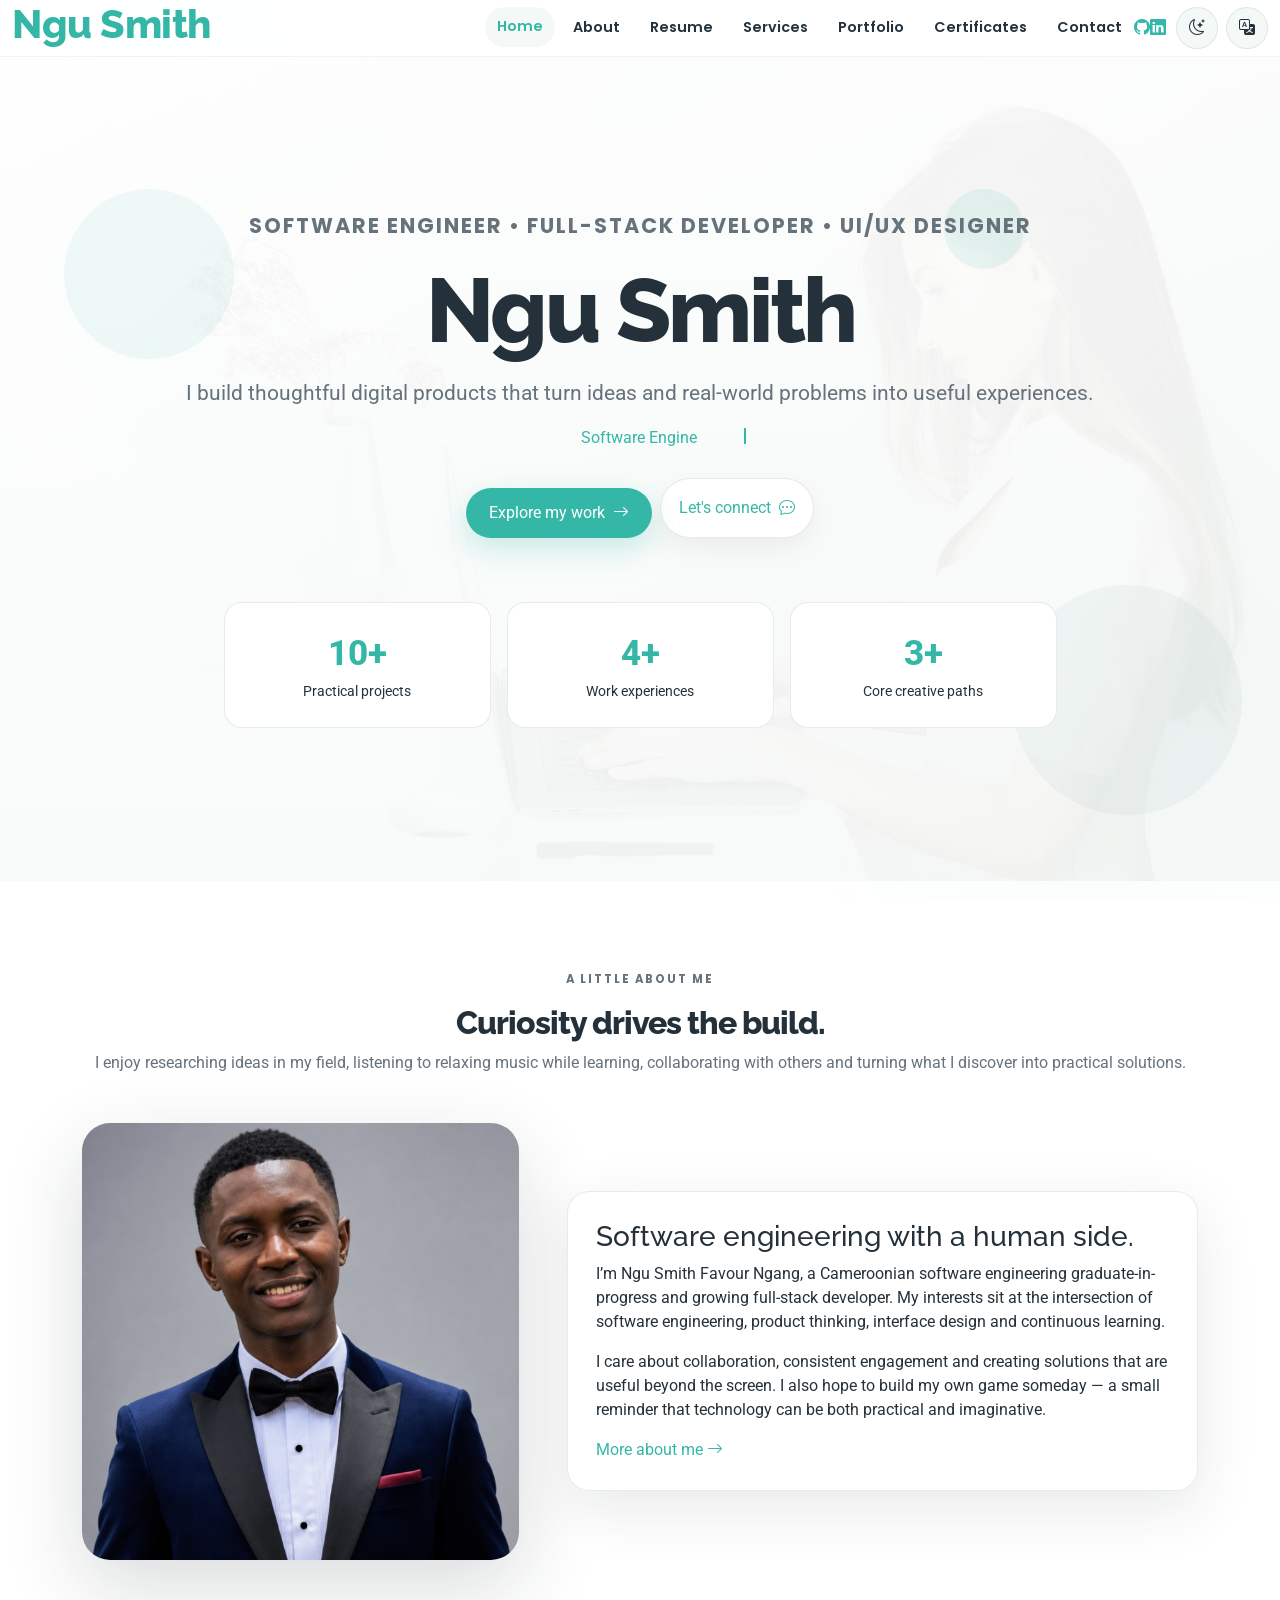
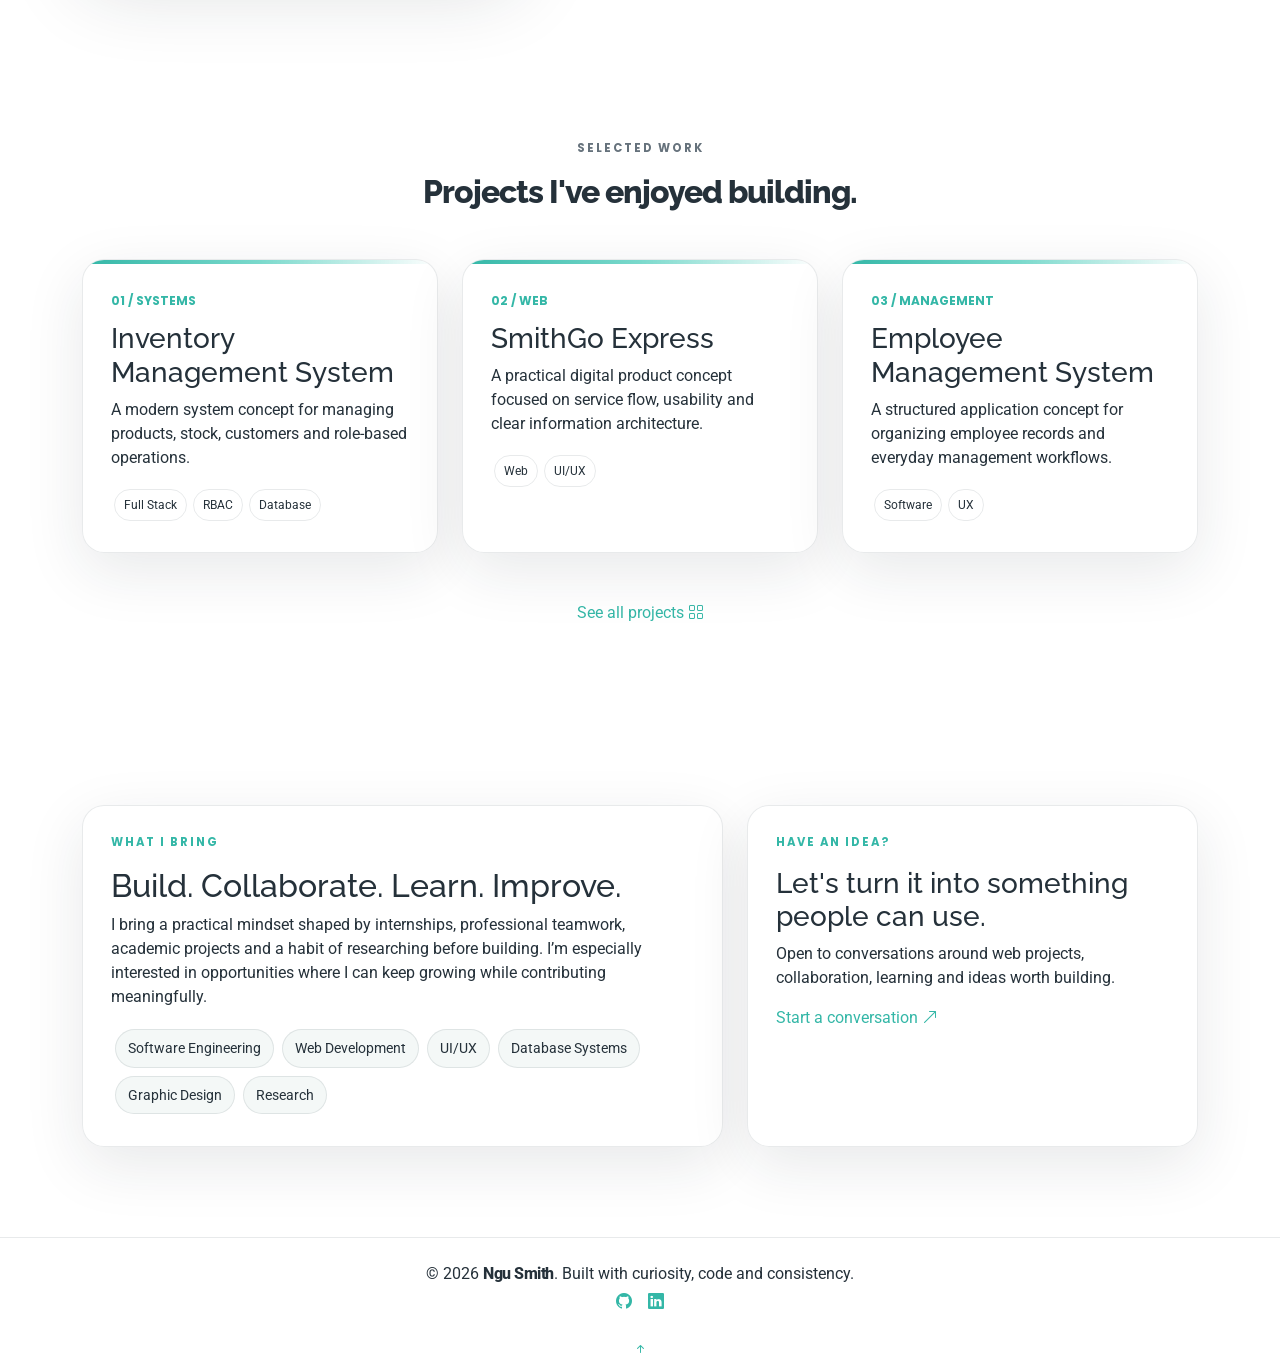
<file: index.html>
<!doctype html><html lang="en"><head><meta charset="utf-8"><meta name="viewport" content="width=device-width, initial-scale=1"><meta name="description" content="Ngu Smith — Software Engineer, Full-Stack Web Developer, UI/UX and Graphic Designer."><meta name="author" content="Ngu Smith"><link rel="icon" href="assets/img/favicon.png"><link rel="preconnect" href="https://fonts.googleapis.com"><link rel="preconnect" href="https://fonts.gstatic.com" crossorigin><link href="https://fonts.googleapis.com/css2?family=Roboto:wght@300;400;500;700;900&family=Poppins:wght@400;500;600;700&family=Raleway:wght@400;500;600;700;800;900&display=swap" rel="stylesheet"><link href="assets/vendor/bootstrap/css/bootstrap.min.css" rel="stylesheet"><link href="assets/vendor/bootstrap-icons/bootstrap-icons.css" rel="stylesheet"><link href="assets/vendor/aos/aos.css" rel="stylesheet"><link href="assets/css/main.css" rel="stylesheet"><title>Home | Ngu Smith</title></head><body class="index-page"><header id="header" class="header d-flex align-items-center light-background sticky-top"><div class="container-fluid position-relative d-flex align-items-center justify-content-between"><a href="index.html" class="logo d-flex align-items-center me-auto me-xl-0"><h1 class="sitename">Ngu Smith</h1></a><nav id="navmenu" class="navmenu"><ul><li><a href="index.html" data-i18n="nav_home">Home</a></li><li><a href="about.html" data-i18n="nav_about">About</a></li><li><a href="resume.html" data-i18n="nav_resume">Resume</a></li><li><a href="services.html" data-i18n="nav_services">Services</a></li><li><a href="portfolio.html" data-i18n="nav_portfolio">Portfolio</a></li><li><a href="certificates.html" data-i18n="nav_certificates">Certificates</a></li><li><a href="contact.html" data-i18n="nav_contact">Contact</a></li></ul><button type="button" class="mobile-nav-toggle d-xl-none" aria-label="Open navigation" aria-expanded="false" aria-controls="navmenu"><span></span><span></span><span></span></button></nav><div class="nav-overlay" aria-hidden="true"></div><div class="header-social-links"><a href="https://github.com/ngusmith2004" target="_blank" aria-label="GitHub"><i class="bi bi-github"></i></a><a href="https://www.linkedin.com/in/ngu-smith-7a6b67323/" target="_blank" aria-label="LinkedIn"><i class="bi bi-linkedin"></i></a></div><div class="util-controls"><button type="button" class="theme-toggle" aria-label="Switch to dark mode"><i class="bi bi-moon-stars"></i></button><div class="lang-switcher"><button type="button" class="lang-toggle-btn" aria-label="Change language" aria-haspopup="true" aria-expanded="false"><i class="bi bi-translate"></i></button><div class="lang-menu" role="menu"></div></div></div></div></header><main><section id="hero" class="hero section"><div class="hero-bg"></div><div class="float-orb orb-a"></div><div class="float-orb orb-b"></div><div class="float-orb orb-c"></div><div class="container text-center"><p class="eyebrow" data-i18n="hero_eyebrow">Software Engineer • Full-Stack Developer • UI/UX Designer</p><h2>Ngu Smith</h2><p data-i18n="hero_lead">I build thoughtful digital products that turn ideas and real-world problems into useful experiences.</p><div class="mt-3"><span class="type-line" id="typing"></span><span class="blink"></span></div><div class="d-flex gap-2 justify-content-center flex-wrap mt-3"><a href="portfolio.html" class="btn-get-started magnetic"><span data-i18n="btn_explore">Explore my work</span> <i class="bi bi-arrow-right"></i></a><a href="contact.html" class="mini-cta magnetic"><span data-i18n="btn_connect">Let's connect</span> <i class="bi bi-chat-dots"></i></a></div><div class="row g-3 justify-content-center mt-5"><div class="col-6 col-md-3"><div class="stat-card"><div class="counter" data-target="10" data-suffix="+">0</div><small data-i18n="stat_projects">Practical projects</small></div></div><div class="col-6 col-md-3"><div class="stat-card"><div class="counter" data-target="4" data-suffix="+">0</div><small data-i18n="stat_experience">Work experiences</small></div></div><div class="col-6 col-md-3"><div class="stat-card"><div class="counter" data-target="3" data-suffix="+"><span>0</span></div><small data-i18n="stat_creative">Core creative paths</small></div></div></div></div></section>
<section class="section reveal"><div class="container"><div class="section-title text-center mb-5"><p class="eyebrow" data-i18n="about_eyebrow">A little about me</p><h2 data-i18n="about_heading">Curiosity drives the build.</h2><p>I enjoy researching ideas in my field, listening to relaxing music while learning, collaborating with others and turning what I discover into practical solutions.</p></div><div class="row g-5 align-items-center"><div class="col-lg-5 text-center"><img src="assets/img/smith2.png" class="profile-image img-fluid" alt="Ngu Smith portrait"></div><div class="col-lg-7"><div class="about-card"><h3>Software engineering with a human side.</h3><p>I’m Ngu Smith Favour Ngang, a Cameroonian software engineering graduate-in-progress and growing full-stack developer. My interests sit at the intersection of software engineering, product thinking, interface design and continuous learning.</p><p>I care about collaboration, consistent engagement and creating solutions that are useful beyond the screen. I also hope to build my own game someday — a small reminder that technology can be both practical and imaginative.</p><a href="about.html" class="project-link"><span data-i18n="btn_more_about">More about me</span> <i class="bi bi-arrow-right"></i></a></div></div></div></div></section>
<section class="section light-background reveal"><div class="container"><div class="section-title text-center mb-5"><p class="eyebrow" data-i18n="work_eyebrow">Selected work</p><h2 data-i18n="work_heading">Projects I’ve enjoyed building.</h2></div><div class="row g-4"><div class="col-md-6 col-lg-4"><article class="project-card"><span class="project-number">01 / SYSTEMS</span><h3>Inventory Management System</h3><p>A modern system concept for managing products, stock, customers and role-based operations.</p><span class="tag">Full Stack</span><span class="tag">RBAC</span><span class="tag">Database</span></article></div><div class="col-md-6 col-lg-4"><article class="project-card"><span class="project-number">02 / WEB</span><h3>SmithGo Express</h3><p>A practical digital product concept focused on service flow, usability and clear information architecture.</p><span class="tag">Web</span><span class="tag">UI/UX</span></article></div><div class="col-md-6 col-lg-4"><article class="project-card"><span class="project-number">03 / MANAGEMENT</span><h3>Employee Management System</h3><p>A structured application concept for organizing employee records and everyday management workflows.</p><span class="tag">Software</span><span class="tag">UX</span></article></div></div><div class="text-center mt-5"><a href="portfolio.html" class="btn-get-started magnetic"><span data-i18n="btn_see_all">See all projects</span> <i class="bi bi-grid"></i></a></div></div></section>
<section class="section reveal"><div class="container"><div class="row g-4"><div class="col-lg-7"><div class="about-card h-100"><p class="eyebrow" data-i18n="bring_eyebrow">What I bring</p><h2 data-i18n="bring_heading">Build. Collaborate. Learn. Improve.</h2><p>I bring a practical mindset shaped by internships, professional teamwork, academic projects and a habit of researching before building. I’m especially interested in opportunities where I can keep growing while contributing meaningfully.</p><div class="mt-3"><span class="skill-pill">Software Engineering</span><span class="skill-pill">Web Development</span><span class="skill-pill">UI/UX</span><span class="skill-pill">Database Systems</span><span class="skill-pill">Graphic Design</span><span class="skill-pill">Research</span></div></div></div><div class="col-lg-5"><div class="contact-card h-100"><p class="eyebrow" data-i18n="idea_eyebrow">Have an idea?</p><h3 data-i18n="idea_heading">Let’s turn it into something people can use.</h3><p>Open to conversations around web projects, collaboration, learning and ideas worth building.</p><a href="contact.html" class="btn-get-started magnetic"><span data-i18n="btn_start_conv">Start a conversation</span> <i class="bi bi-arrow-up-right"></i></a></div></div></div></div></section></main><footer id="footer" class="footer light-background"><div class="container text-center py-4"><p class="mb-1">© <span id="year"></span> <strong class="sitename">Ngu Smith</strong>. <span data-i18n="footer_tagline">Built with curiosity, code and consistency.</span></p><div class="social-links d-flex justify-content-center gap-3"><a href="https://github.com/ngusmith2004" target="_blank"><i class="bi bi-github"></i></a><a href="https://www.linkedin.com/in/ngu-smith-7a6b67323/" target="_blank"><i class="bi bi-linkedin"></i></a></div></div></footer><a href="#" id="scroll-top" class="scroll-top d-flex align-items-center justify-content-center"><i class="bi bi-arrow-up-short"></i></a><div id="preloader"></div><script src="assets/vendor/bootstrap/js/bootstrap.bundle.min.js"></script><script src="assets/vendor/aos/aos.js"></script><script src="assets/js/i18n-data.js"></script><script src="assets/js/main.js"></script><script>document.getElementById('year')&&(document.getElementById('year').textContent=new Date().getFullYear());</script></body></html>
</file>
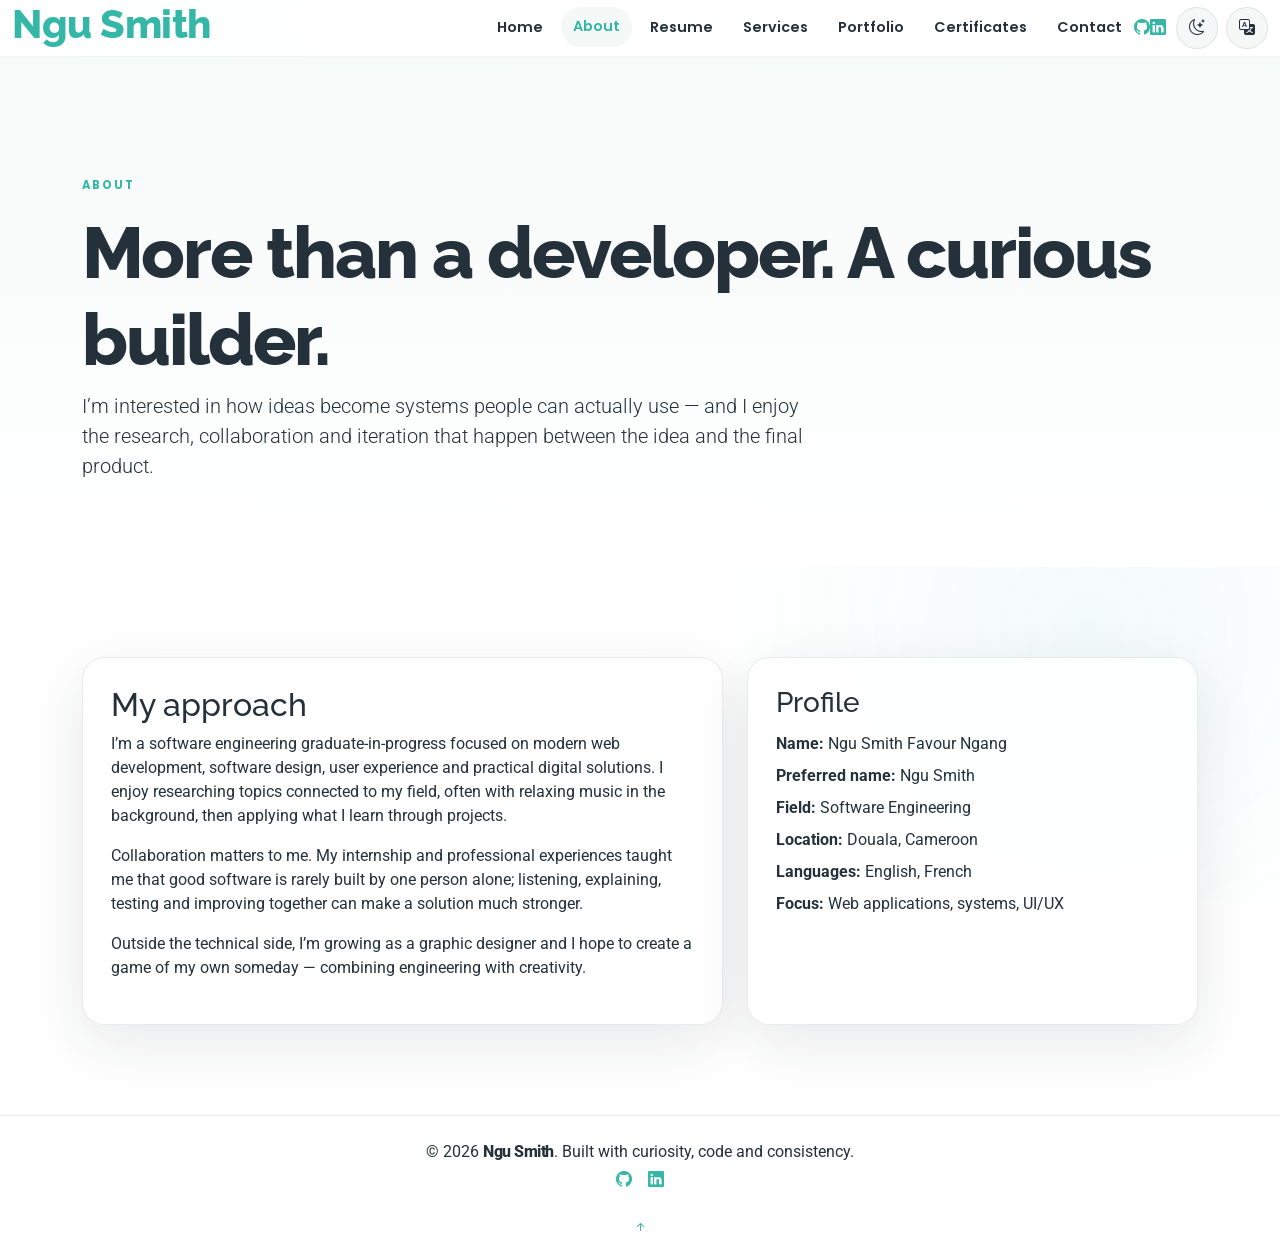
<file: about.html>
<!doctype html><html lang="en"><head><meta charset="utf-8"><meta name="viewport" content="width=device-width, initial-scale=1"><meta name="description" content="Ngu Smith — Software Engineer, Full-Stack Web Developer, UI/UX and Graphic Designer."><meta name="author" content="Ngu Smith"><link rel="icon" href="assets/img/favicon.png"><link rel="preconnect" href="https://fonts.googleapis.com"><link rel="preconnect" href="https://fonts.gstatic.com" crossorigin><link href="https://fonts.googleapis.com/css2?family=Roboto:wght@300;400;500;700;900&family=Poppins:wght@400;500;600;700&family=Raleway:wght@400;500;600;700;800;900&display=swap" rel="stylesheet"><link href="assets/vendor/bootstrap/css/bootstrap.min.css" rel="stylesheet"><link href="assets/vendor/bootstrap-icons/bootstrap-icons.css" rel="stylesheet"><link href="assets/vendor/aos/aos.css" rel="stylesheet"><link href="assets/css/main.css" rel="stylesheet"><title>About | Ngu Smith</title></head><body class="index-page"><header id="header" class="header d-flex align-items-center light-background sticky-top"><div class="container-fluid position-relative d-flex align-items-center justify-content-between"><a href="index.html" class="logo d-flex align-items-center me-auto me-xl-0"><h1 class="sitename">Ngu Smith</h1></a><nav id="navmenu" class="navmenu"><ul><li><a href="index.html" data-i18n="nav_home">Home</a></li><li><a href="about.html" data-i18n="nav_about">About</a></li><li><a href="resume.html" data-i18n="nav_resume">Resume</a></li><li><a href="services.html" data-i18n="nav_services">Services</a></li><li><a href="portfolio.html" data-i18n="nav_portfolio">Portfolio</a></li><li><a href="certificates.html" data-i18n="nav_certificates">Certificates</a></li><li><a href="contact.html" data-i18n="nav_contact">Contact</a></li></ul><button type="button" class="mobile-nav-toggle d-xl-none" aria-label="Open navigation" aria-expanded="false" aria-controls="navmenu"><span></span><span></span><span></span></button></nav><div class="nav-overlay" aria-hidden="true"></div><div class="header-social-links"><a href="https://github.com/ngusmith2004" target="_blank" aria-label="GitHub"><i class="bi bi-github"></i></a><a href="https://www.linkedin.com/in/ngu-smith-7a6b67323/" target="_blank" aria-label="LinkedIn"><i class="bi bi-linkedin"></i></a></div><div class="util-controls"><button type="button" class="theme-toggle" aria-label="Switch to dark mode"><i class="bi bi-moon-stars"></i></button><div class="lang-switcher"><button type="button" class="lang-toggle-btn" aria-label="Change language" aria-haspopup="true" aria-expanded="false"><i class="bi bi-translate"></i></button><div class="lang-menu" role="menu"></div></div></div></div></header><main><section class="page-hero"><div class="container"><p class="eyebrow" data-i18n="about_page_eyebrow">About</p><h1 data-i18n="about_page_title">More than a developer.<br>A curious builder.</h1><p class="lead col-lg-8">I’m interested in how ideas become systems people can actually use — and I enjoy the research, collaboration and iteration that happen between the idea and the final product.</p></div></section><section class="section reveal"><div class="container"><div class="row g-4"><div class="col-lg-7"><div class="about-card h-100"><h2>My approach</h2><p>I’m a software engineering graduate-in-progress focused on modern web development, software design, user experience and practical digital solutions. I enjoy researching topics connected to my field, often with relaxing music in the background, then applying what I learn through projects.</p><p>Collaboration matters to me. My internship and professional experiences taught me that good software is rarely built by one person alone; listening, explaining, testing and improving together can make a solution much stronger.</p><p>Outside the technical side, I’m growing as a graphic designer and I hope to create a game of my own someday — combining engineering with creativity.</p></div></div><div class="col-lg-5"><div class="about-card h-100"><h3>Profile</h3><ul class="list-unstyled lh-lg"><li><strong>Name:</strong> Ngu Smith Favour Ngang</li><li><strong>Preferred name:</strong> Ngu Smith</li><li><strong>Field:</strong> Software Engineering</li><li><strong>Location:</strong> Douala, Cameroon</li><li><strong>Languages:</strong> English, French</li><li><strong>Focus:</strong> Web applications, systems, UI/UX</li></ul></div></div></div></div></section></main><footer id="footer" class="footer light-background"><div class="container text-center py-4"><p class="mb-1">© <span id="year"></span> <strong class="sitename">Ngu Smith</strong>. <span data-i18n="footer_tagline">Built with curiosity, code and consistency.</span></p><div class="social-links d-flex justify-content-center gap-3"><a href="https://github.com/ngusmith2004" target="_blank"><i class="bi bi-github"></i></a><a href="https://www.linkedin.com/in/ngu-smith-7a6b67323/" target="_blank"><i class="bi bi-linkedin"></i></a></div></div></footer><a href="#" id="scroll-top" class="scroll-top d-flex align-items-center justify-content-center"><i class="bi bi-arrow-up-short"></i></a><div id="preloader"></div><script src="assets/vendor/bootstrap/js/bootstrap.bundle.min.js"></script><script src="assets/vendor/aos/aos.js"></script><script src="assets/js/i18n-data.js"></script><script src="assets/js/main.js"></script><script>document.getElementById('year')&&(document.getElementById('year').textContent=new Date().getFullYear());</script></body></html>
</file>
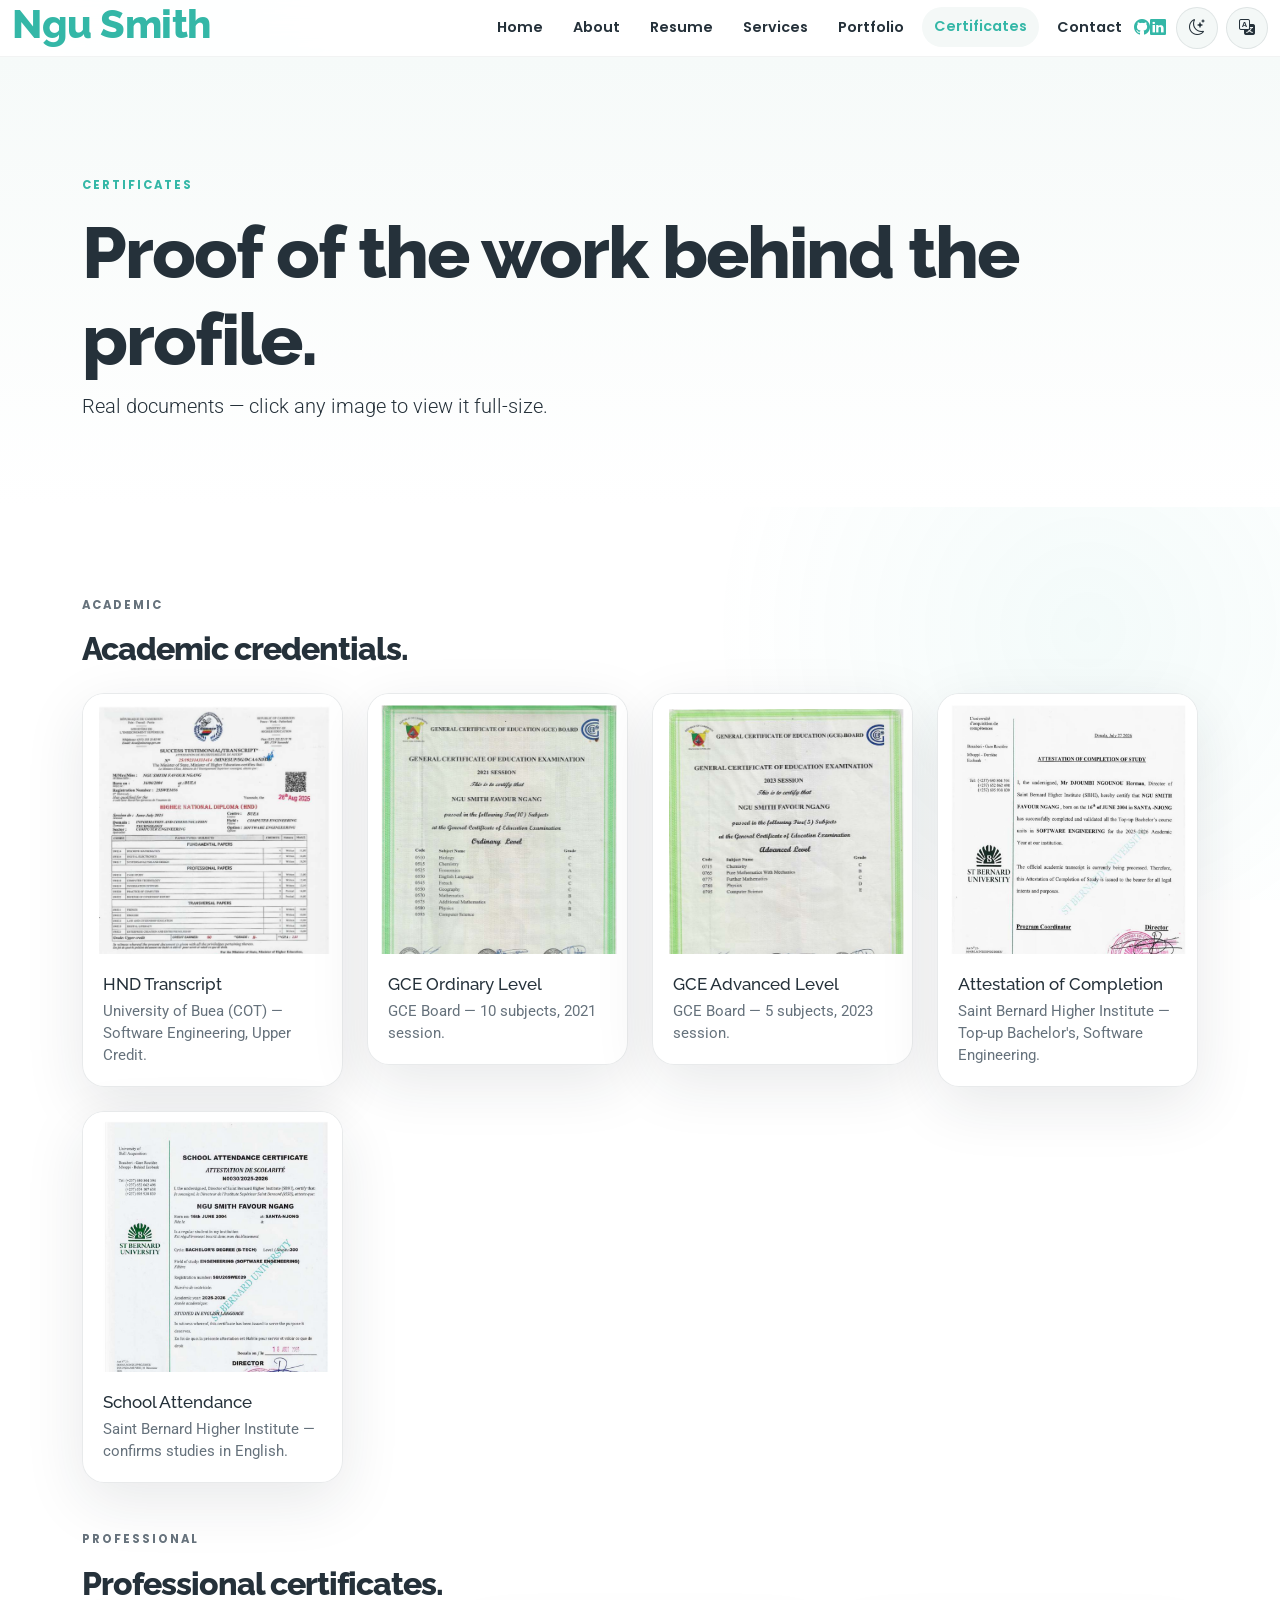
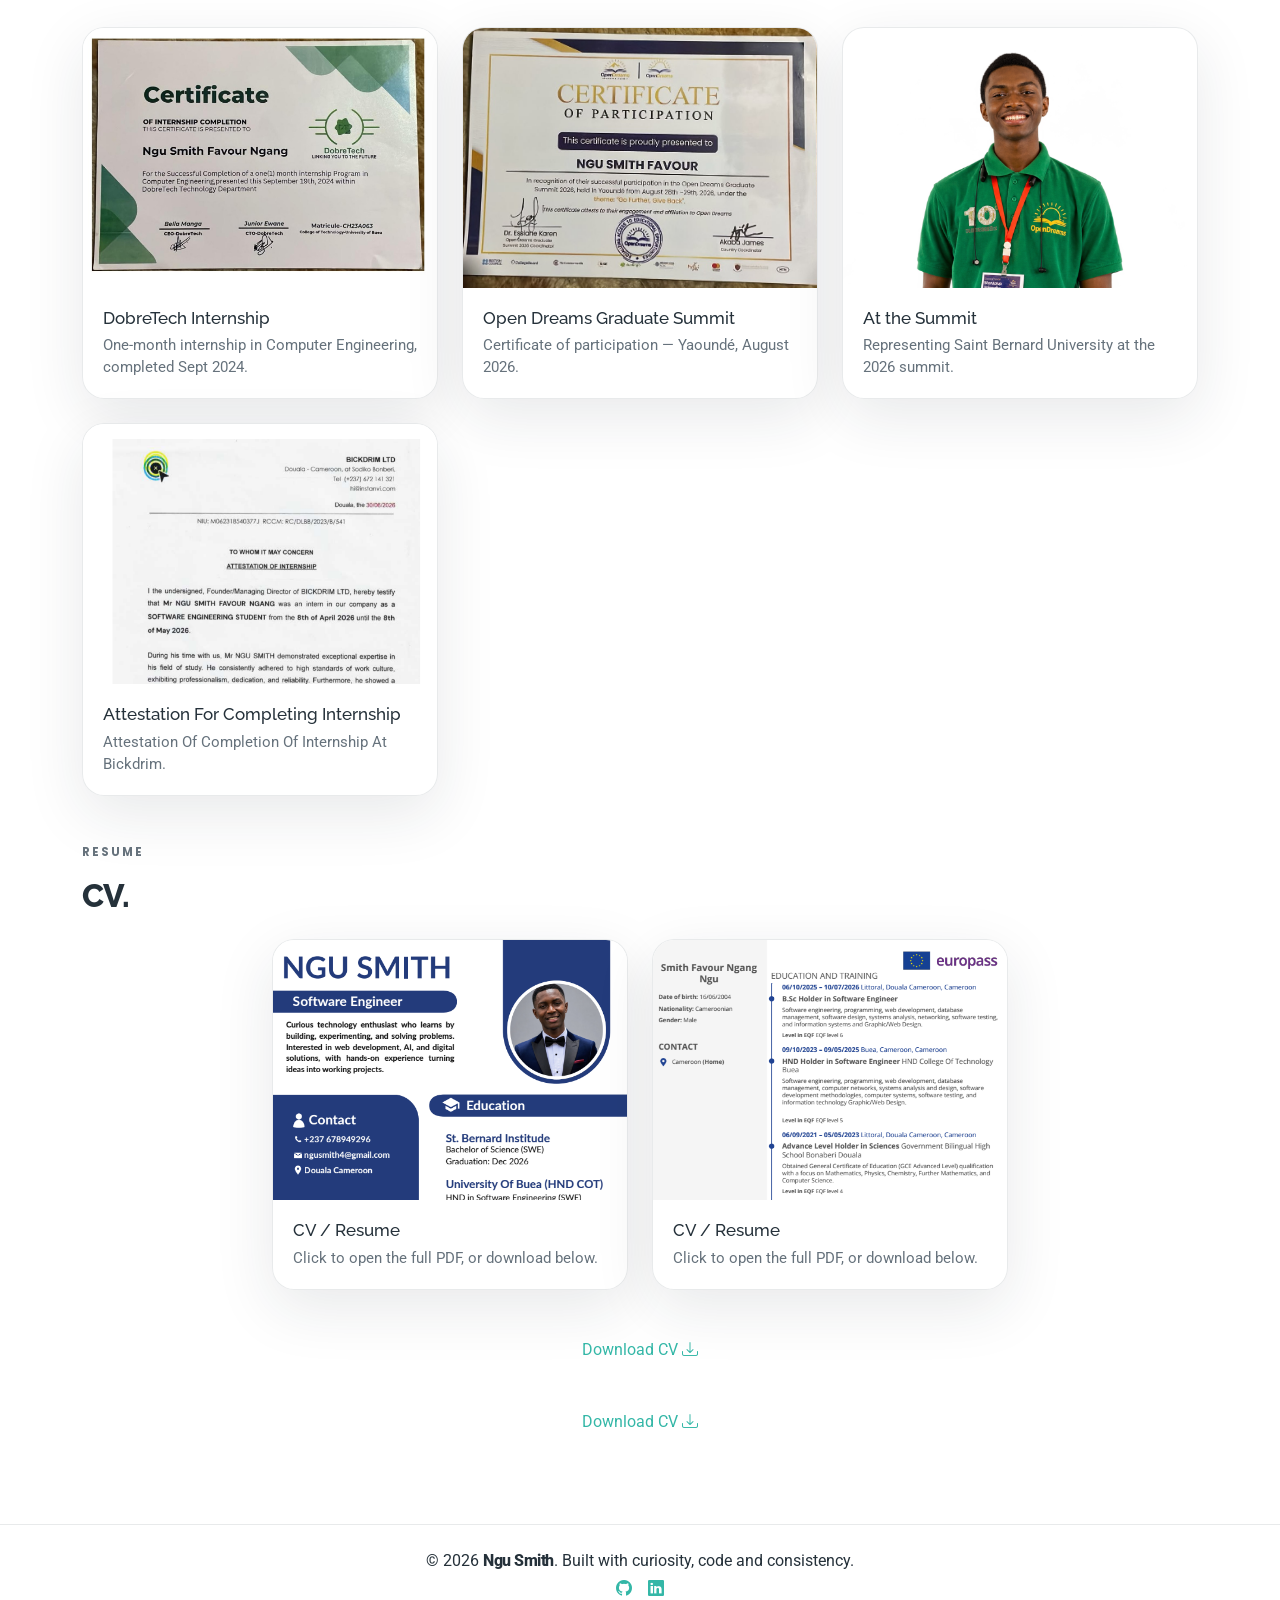
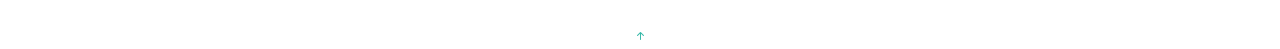
<file: certificates.html>
<!doctype html><html lang="en"><head><meta charset="utf-8"><meta name="viewport" content="width=device-width, initial-scale=1"><meta name="description" content="Ngu Smith — Software Engineer, Full-Stack Web Developer, UI/UX and Graphic Designer."><meta name="author" content="Ngu Smith"><link rel="icon" href="assets/img/favicon.png"><link rel="preconnect" href="https://fonts.googleapis.com"><link rel="preconnect" href="https://fonts.gstatic.com" crossorigin><link href="https://fonts.googleapis.com/css2?family=Roboto:wght@300;400;500;700;900&family=Poppins:wght@400;500;600;700&family=Raleway:wght@400;500;600;700;800;900&display=swap" rel="stylesheet"><link href="assets/vendor/bootstrap/css/bootstrap.min.css" rel="stylesheet"><link href="assets/vendor/bootstrap-icons/bootstrap-icons.css" rel="stylesheet"><link href="assets/vendor/aos/aos.css" rel="stylesheet"><link href="assets/vendor/glightbox/css/glightbox.min.css" rel="stylesheet"><link href="assets/css/main.css" rel="stylesheet"><title>Certificates | Ngu Smith</title></head><body class="index-page"><header id="header" class="header d-flex align-items-center light-background sticky-top"><div class="container-fluid position-relative d-flex align-items-center justify-content-between"><a href="index.html" class="logo d-flex align-items-center me-auto me-xl-0"><h1 class="sitename">Ngu Smith</h1></a><nav id="navmenu" class="navmenu"><ul><li><a href="index.html" data-i18n="nav_home">Home</a></li><li><a href="about.html" data-i18n="nav_about">About</a></li><li><a href="resume.html" data-i18n="nav_resume">Resume</a></li><li><a href="services.html" data-i18n="nav_services">Services</a></li><li><a href="portfolio.html" data-i18n="nav_portfolio">Portfolio</a></li><li><a href="certificates.html" data-i18n="nav_certificates">Certificates</a></li><li><a href="contact.html" data-i18n="nav_contact">Contact</a></li></ul><button type="button" class="mobile-nav-toggle d-xl-none" aria-label="Open navigation" aria-expanded="false" aria-controls="navmenu"><span></span><span></span><span></span></button></nav><div class="nav-overlay" aria-hidden="true"></div><div class="header-social-links"><a href="https://github.com/ngusmith2004" target="_blank" aria-label="GitHub"><i class="bi bi-github"></i></a><a href="https://www.linkedin.com/in/ngu-smith-7a6b67323/" target="_blank" aria-label="LinkedIn"><i class="bi bi-linkedin"></i></a></div><div class="util-controls"><button type="button" class="theme-toggle" aria-label="Switch to dark mode"><i class="bi bi-moon-stars"></i></button><div class="lang-switcher"><button type="button" class="lang-toggle-btn" aria-label="Change language" aria-haspopup="true" aria-expanded="false"><i class="bi bi-translate"></i></button><div class="lang-menu" role="menu"></div></div></div></div></header><main><section class="page-hero"><div class="container"><p class="eyebrow" data-i18n="certificates_page_eyebrow">Certificates</p><h1 data-i18n="certificates_page_title">Proof of the work behind the profile.</h1><p class="lead">Real documents — click any image to view it full-size.</p></div></section><section class="section reveal"><div class="container">

<div class="section-title mb-4"><p class="eyebrow">Academic</p><h2>Academic credentials.</h2></div>
<div class="row g-4 mb-5">

<div class="col-md-6 col-lg-3"><article class="cert-card"><a href="assets/img/cert-hnd-transcript.png" class="glightbox" data-gallery="academic" data-glightbox="title: HND Success Testimonial / Transcript"><img src="assets/img/cert-hnd-transcript.png" alt="Higher National Diploma success testimonial and transcript for Ngu Smith Favour Ngang" loading="lazy"></a><div class="cert-body"><h3>HND Transcript</h3><p>University of Buea (COT) — Software Engineering, Upper Credit.</p></div></article></div>

<div class="col-md-6 col-lg-3"><article class="cert-card"><a href="assets/img/GCE-ORDINARY-LEVEL.png" class="glightbox" data-gallery="academic" data-glightbox="title: GCE Ordinary Level Certificate"><img src="assets/img/GCE-ORDINARY-LEVEL.png" alt="GCE Ordinary Level certificate for Ngu Smith Favour Ngang" loading="lazy"></a><div class="cert-body"><h3>GCE Ordinary Level</h3><p>GCE Board — 10 subjects, 2021 session.</p></div></article></div>

<div class="col-md-6 col-lg-3"><article class="cert-card"><a href="assets/img/cert-gce-alevel.png" class="glightbox" data-gallery="academic" data-glightbox="title: GCE Advanced Level Certificate"><img src="assets/img/cert-gce-alevel.png" alt="GCE Advanced Level certificate for Ngu Smith Favour Ngang" loading="lazy"></a><div class="cert-body"><h3>GCE Advanced Level</h3><p>GCE Board — 5 subjects, 2023 session.</p></div></article></div>

<div class="col-md-6 col-lg-3"><article class="cert-card"><a href="assets/img/cert-attestation-completion.jpg" class="glightbox" data-gallery="academic" data-glightbox="title: Attestation of Completion of Study"><img src="assets/img/cert-attestation-completion.jpg" alt="Attestation of completion of study from Saint Bernard Higher Institute" loading="lazy"></a><div class="cert-body"><h3>Attestation of Completion</h3><p>Saint Bernard Higher Institute — Top-up Bachelor's, Software Engineering.</p></div></article></div>

<div class="col-md-6 col-lg-3"><article class="cert-card"><a href="assets/img/cert-english-proof.jpg" class="glightbox" data-gallery="academic" data-glightbox="title: School Attendance Certificate"><img src="assets/img/cert-english-proof.jpg" alt="School attendance certificate confirming studies conducted in English" loading="lazy"></a><div class="cert-body"><h3>School Attendance</h3><p>Saint Bernard Higher Institute — confirms studies in English.</p></div></article></div>

</div>

<div class="section-title mb-4"><p class="eyebrow">Professional</p><h2>Professional certificates.</h2></div>
<div class="row g-4 mb-5">

<div class="col-md-6 col-lg-4"><article class="cert-card"><a href="assets/img/cert-dobretech.jpg" class="glightbox" data-gallery="professional" data-glightbox="title: DobreTech Internship Completion Certificate"><img src="assets/img/cert-dobretech.jpg" alt="DobreTech certificate of internship completion for Ngu Smith Favour Ngang" loading="lazy"></a><div class="cert-body"><h3>DobreTech Internship</h3><p>One-month internship in Computer Engineering, completed Sept 2024.</p></div></article></div>

<div class="col-md-6 col-lg-4"><article class="cert-card"><a href="assets/img/cert-opendreams-participation.jpeg" class="glightbox" data-gallery="professional" data-glightbox="title: Open Dreams Graduate Summit — Certificate of Participation"><img src="assets/img/cert-opendreams-participation.jpeg" alt="Certificate of participation at the Open Dreams Graduate Summit 2026" loading="lazy"></a><div class="cert-body"><h3>Open Dreams Graduate Summit</h3><p>Certificate of participation — Yaoundé, August 2026.</p></div></article></div>

<div class="col-md-6 col-lg-4"><article class="cert-card"><a href="assets/img/opendreams-photo.png" class="glightbox" data-gallery="professional" data-glightbox="title: At the Open Dreams Graduate Summit"><img src="assets/img/opendreams-photo.png" alt="Ngu Smith at the Open Dreams Graduate Summit 2026" loading="lazy"></a><div class="cert-body"><h3>At the Summit</h3><p>Representing Saint Bernard University at the 2026 summit.</p></div></article></div>

<div class="col-md-6 col-lg-4"><article class="cert-card"><a href="assets/img/cert-attestation-completion-bickdrim.png" class="glightbox" data-gallery="professional" data-glightbox="title: Attestation For Completion Of Internship At Bickdrim"><img src="assets/img/cert-attestation-completion-bickdrim.png" alt="Ngu Smith Completing Internship At Bickdrim" loading="lazy"></a><div class="cert-body"><h3>Attestation For Completing Internship</h3><p>Attestation Of Completion  Of Internship At Bickdrim.</p></div></article></div>

</div>

<div class="section-title mb-4"><p class="eyebrow">Resume</p><h2>CV.</h2></div>
<div class="row g-4 justify-content-center">
<div class="col-md-6 col-lg-4"><article class="cert-card"><a href="assets/files/Ngu-Smith-CV.pdf" target="_blank" rel="noopener"><img src="assets/img/cv-preview.png" alt="Preview of Ngu Smith's CV" loading="lazy"></a><div class="cert-body"><h3>CV / Resume</h3><p>Click to open the full PDF, or download below.</p></div></article></div>
<div class="col-md-6 col-lg-4"><article class="cert-card"><a href="assets/files/Ngu-Smith-CV2.pdf" target="_blank" rel="noopener"><img src="assets/img/cv-preview2.png" alt="Preview of Ngu Smith's CV" loading="lazy"></a><div class="cert-body"><h3>CV / Resume</h3><p>Click to open the full PDF, or download below.</p></div></article></div>
</div>

<div class="text-center mt-5"><a href="assets/files/Ngu-Smith-CV.pdf" download="Ngu-Smith-CV.pdf" class="btn-get-started magnetic"><span data-i18n="download_cv">Download CV1</span> <i class="bi bi-download"></i></a></div>

<div class="text-center mt-5"><a href="assets/files/Ngu-Smith-CV2.pdf" download="Ngu-Smith-CV2.pdf" class="btn-get-started magnetic"><span data-i18n="download_cv">Download CV2</span> <i class="bi bi-download"></i></a></div>

</div></section></main><footer id="footer" class="footer light-background"><div class="container text-center py-4"><p class="mb-1">© <span id="year"></span> <strong class="sitename">Ngu Smith</strong>. <span data-i18n="footer_tagline">Built with curiosity, code and consistency.</span></p><div class="social-links d-flex justify-content-center gap-3"><a href="https://github.com/ngusmith2004" target="_blank"><i class="bi bi-github"></i></a><a href="https://www.linkedin.com/in/ngu-smith-7a6b67323/" target="_blank"><i class="bi bi-linkedin"></i></a></div></div></footer><a href="#" id="scroll-top" class="scroll-top d-flex align-items-center justify-content-center"><i class="bi bi-arrow-up-short"></i></a><div id="preloader"></div><script src="assets/vendor/bootstrap/js/bootstrap.bundle.min.js"></script><script src="assets/vendor/aos/aos.js"></script><script src="assets/vendor/glightbox/js/glightbox.min.js"></script><script src="assets/js/i18n-data.js"></script><script src="assets/js/main.js"></script><script>document.getElementById('year')&&(document.getElementById('year').textContent=new Date().getFullYear());window.GLightbox&&GLightbox({selector:'.glightbox'});</script></body></html>
</file>
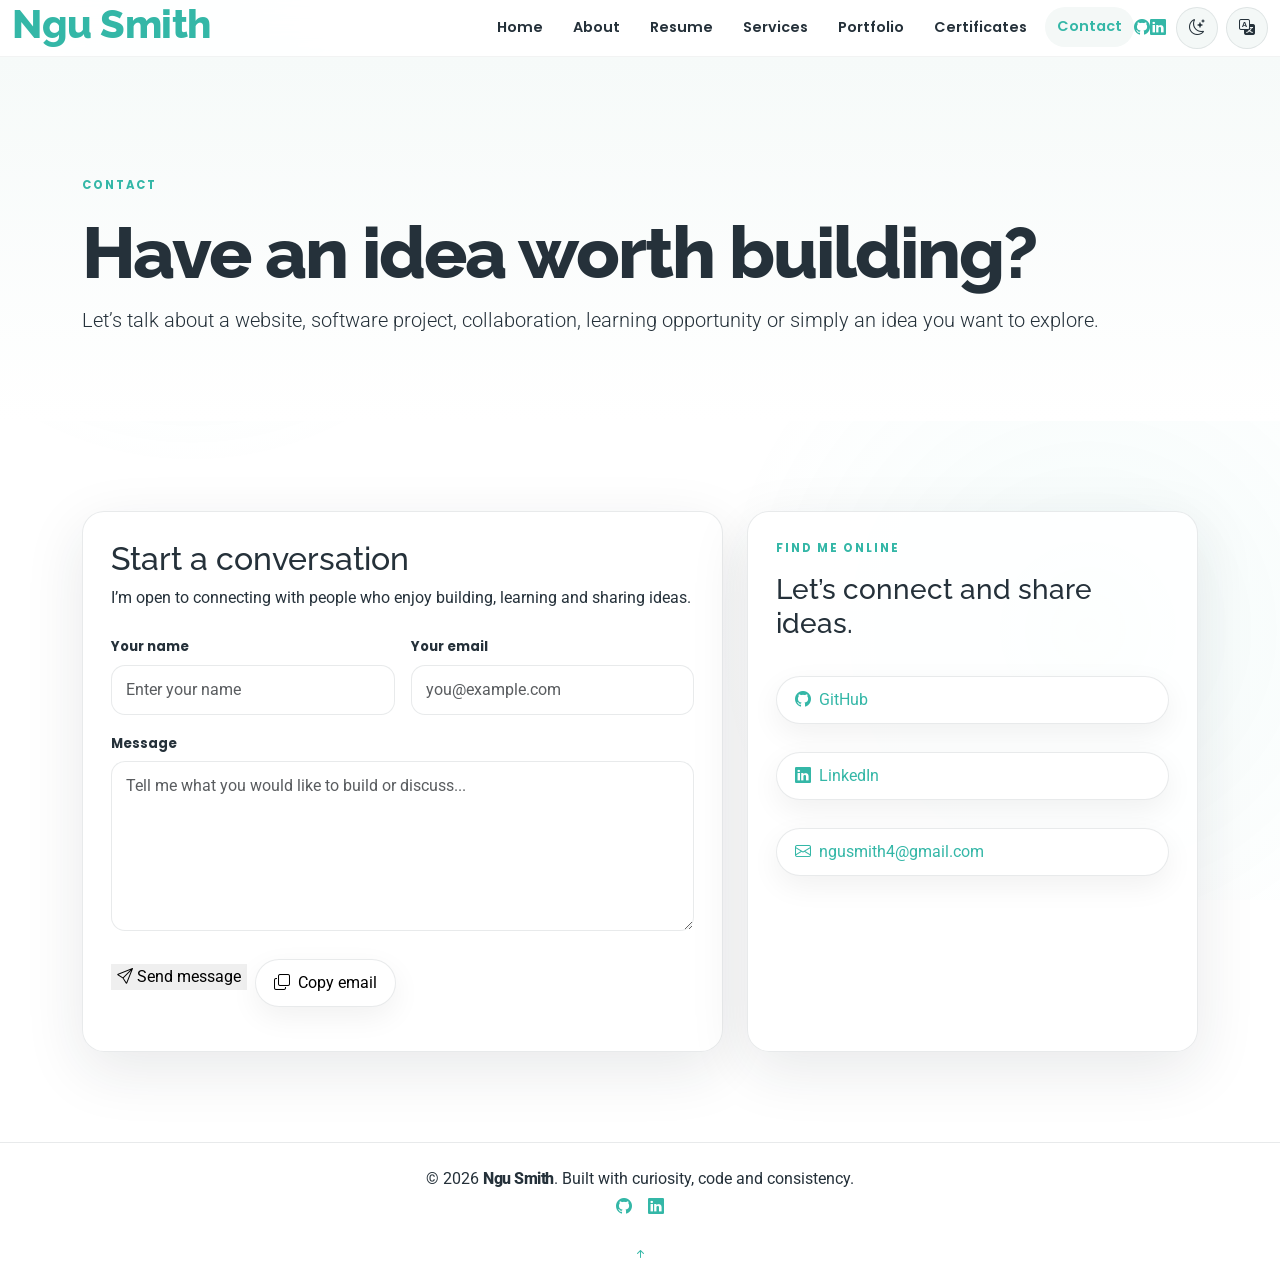
<file: contact.html>
<!doctype html><html lang="en"><head><meta charset="utf-8"><meta name="viewport" content="width=device-width, initial-scale=1"><meta name="description" content="Ngu Smith — Software Engineer, Full-Stack Web Developer, UI/UX and Graphic Designer."><meta name="author" content="Ngu Smith"><link rel="icon" href="assets/img/favicon.png"><link rel="preconnect" href="https://fonts.googleapis.com"><link rel="preconnect" href="https://fonts.gstatic.com" crossorigin><link href="https://fonts.googleapis.com/css2?family=Roboto:wght@300;400;500;700;900&family=Poppins:wght@400;500;600;700&family=Raleway:wght@400;500;600;700;800;900&display=swap" rel="stylesheet"><link href="assets/vendor/bootstrap/css/bootstrap.min.css" rel="stylesheet"><link href="assets/vendor/bootstrap-icons/bootstrap-icons.css" rel="stylesheet"><link href="assets/vendor/aos/aos.css" rel="stylesheet"><link href="assets/css/main.css" rel="stylesheet"><title>Contact | Ngu Smith</title></head><body class="index-page"><header id="header" class="header d-flex align-items-center light-background sticky-top"><div class="container-fluid position-relative d-flex align-items-center justify-content-between"><a href="index.html" class="logo d-flex align-items-center me-auto me-xl-0"><h1 class="sitename">Ngu Smith</h1></a><nav id="navmenu" class="navmenu"><ul><li><a href="index.html" data-i18n="nav_home">Home</a></li><li><a href="about.html" data-i18n="nav_about">About</a></li><li><a href="resume.html" data-i18n="nav_resume">Resume</a></li><li><a href="services.html" data-i18n="nav_services">Services</a></li><li><a href="portfolio.html" data-i18n="nav_portfolio">Portfolio</a></li><li><a href="certificates.html" data-i18n="nav_certificates">Certificates</a></li><li><a href="contact.html" data-i18n="nav_contact">Contact</a></li></ul><button type="button" class="mobile-nav-toggle d-xl-none" aria-label="Open navigation" aria-expanded="false" aria-controls="navmenu"><span></span><span></span><span></span></button></nav><div class="nav-overlay" aria-hidden="true"></div><div class="header-social-links"><a href="https://github.com/ngusmith2004" target="_blank" aria-label="GitHub"><i class="bi bi-github"></i></a><a href="https://www.linkedin.com/in/ngu-smith-7a6b67323/" target="_blank" aria-label="LinkedIn"><i class="bi bi-linkedin"></i></a></div><div class="util-controls"><button type="button" class="theme-toggle" aria-label="Switch to dark mode"><i class="bi bi-moon-stars"></i></button><div class="lang-switcher"><button type="button" class="lang-toggle-btn" aria-label="Change language" aria-haspopup="true" aria-expanded="false"><i class="bi bi-translate"></i></button><div class="lang-menu" role="menu"></div></div></div></div></header><main><section class="page-hero"><div class="container"><p class="eyebrow" data-i18n="contact_page_eyebrow">Contact</p><h1 data-i18n="contact_page_title">Have an idea worth building?</h1><p class="lead">Let’s talk about a website, software project, collaboration, learning opportunity or simply an idea you want to explore.</p></div></section><section class="section reveal"><div class="container"><div class="row g-4"><div class="col-lg-7"><div class="contact-card"><h2>Start a conversation</h2><p>I’m open to connecting with people who enjoy building, learning and sharing ideas.</p><form id="contactForm" class="contact-form mt-4"><div class="row g-3"><div class="col-md-6"><label for="contactName" class="form-label">Your name</label><input id="contactName" name="name" type="text" class="form-control" placeholder="Enter your name" required></div><div class="col-md-6"><label for="contactEmail" class="form-label">Your email</label><input id="contactEmail" name="email" type="email" class="form-control" placeholder="you@example.com" required></div><div class="col-12"><label for="contactMessage" class="form-label">Message</label><textarea id="contactMessage" name="message" class="form-control" rows="6" placeholder="Tell me what you would like to build or discuss..." required></textarea></div><div class="col-12 d-flex flex-wrap gap-2 align-items-center"><button type="submit" class="btn-get-started magnetic border-0"><i class="bi bi-send"></i> <span data-i18n="send_message">Send message</span></button><button type="button" class="mini-cta magnetic" data-copy-email="ngusmith4@gmail.com"><i class="bi bi-copy"></i> <span data-i18n="copy_email">Copy email</span></button></div></div></form><p id="contactStatus" class="small text-muted mt-3 mb-0" aria-live="polite"></p></div></div><div class="col-lg-5"><div class="contact-card h-100"><p class="eyebrow">Find me online</p><h3>Let’s connect and share ideas.</h3><div class="d-grid gap-3 mt-4"><a class="mini-cta" target="_blank" href="https://github.com/ngusmith2004"><i class="bi bi-github"></i> GitHub</a><a class="mini-cta" target="_blank" href="https://www.linkedin.com/in/ngu-smith-7a6b67323/"><i class="bi bi-linkedin"></i> LinkedIn</a><a class="mini-cta" href="mailto:ngusmith4@gmail.com"><i class="bi bi-envelope"></i> ngusmith4@gmail.com</a></div></div></div></div></div></section><style>.contact-form .form-label{font-family:var(--nav);font-size:.82rem;font-weight:700;color:var(--ink)}.contact-form .form-control{border:1px solid var(--line);border-radius:14px;padding:12px 14px;background:#fff;box-shadow:none;transition:border-color .25s,box-shadow .25s}.contact-form .form-control:focus{border-color:rgba(52,183,167,.65);box-shadow:0 0 0 4px rgba(52,183,167,.10);outline:0}.contact-form textarea{resize:vertical;min-height:150px}</style></main><footer id="footer" class="footer light-background"><div class="container text-center py-4"><p class="mb-1">© <span id="year"></span> <strong class="sitename">Ngu Smith</strong>. <span data-i18n="footer_tagline">Built with curiosity, code and consistency.</span></p><div class="social-links d-flex justify-content-center gap-3"><a href="https://github.com/ngusmith2004" target="_blank"><i class="bi bi-github"></i></a><a href="https://www.linkedin.com/in/ngu-smith-7a6b67323/" target="_blank"><i class="bi bi-linkedin"></i></a></div></div></footer><a href="#" id="scroll-top" class="scroll-top d-flex align-items-center justify-content-center"><i class="bi bi-arrow-up-short"></i></a><div id="preloader"></div><script>document.getElementById('contactForm')?.addEventListener('submit',function(e){e.preventDefault();const name=document.getElementById('contactName').value.trim();const email=document.getElementById('contactEmail').value.trim();const message=document.getElementById('contactMessage').value.trim();const subject=encodeURIComponent('Portfolio message from '+name);const body=encodeURIComponent('Name: '+name+'\nEmail: '+email+'\n\nMessage:\n'+message);window.location.href='mailto:ngusmith4@gmail.com?subject='+subject+'&body='+body;const status=document.getElementById('contactStatus');if(status)status.textContent='Your email app is opening with the message ready to send.';});</script><script src="assets/vendor/bootstrap/js/bootstrap.bundle.min.js"></script><script src="assets/vendor/aos/aos.js"></script><script src="assets/js/i18n-data.js"></script><script src="assets/js/main.js"></script><script>document.getElementById('year')&&(document.getElementById('year').textContent=new Date().getFullYear());</script></body></html>
</file>
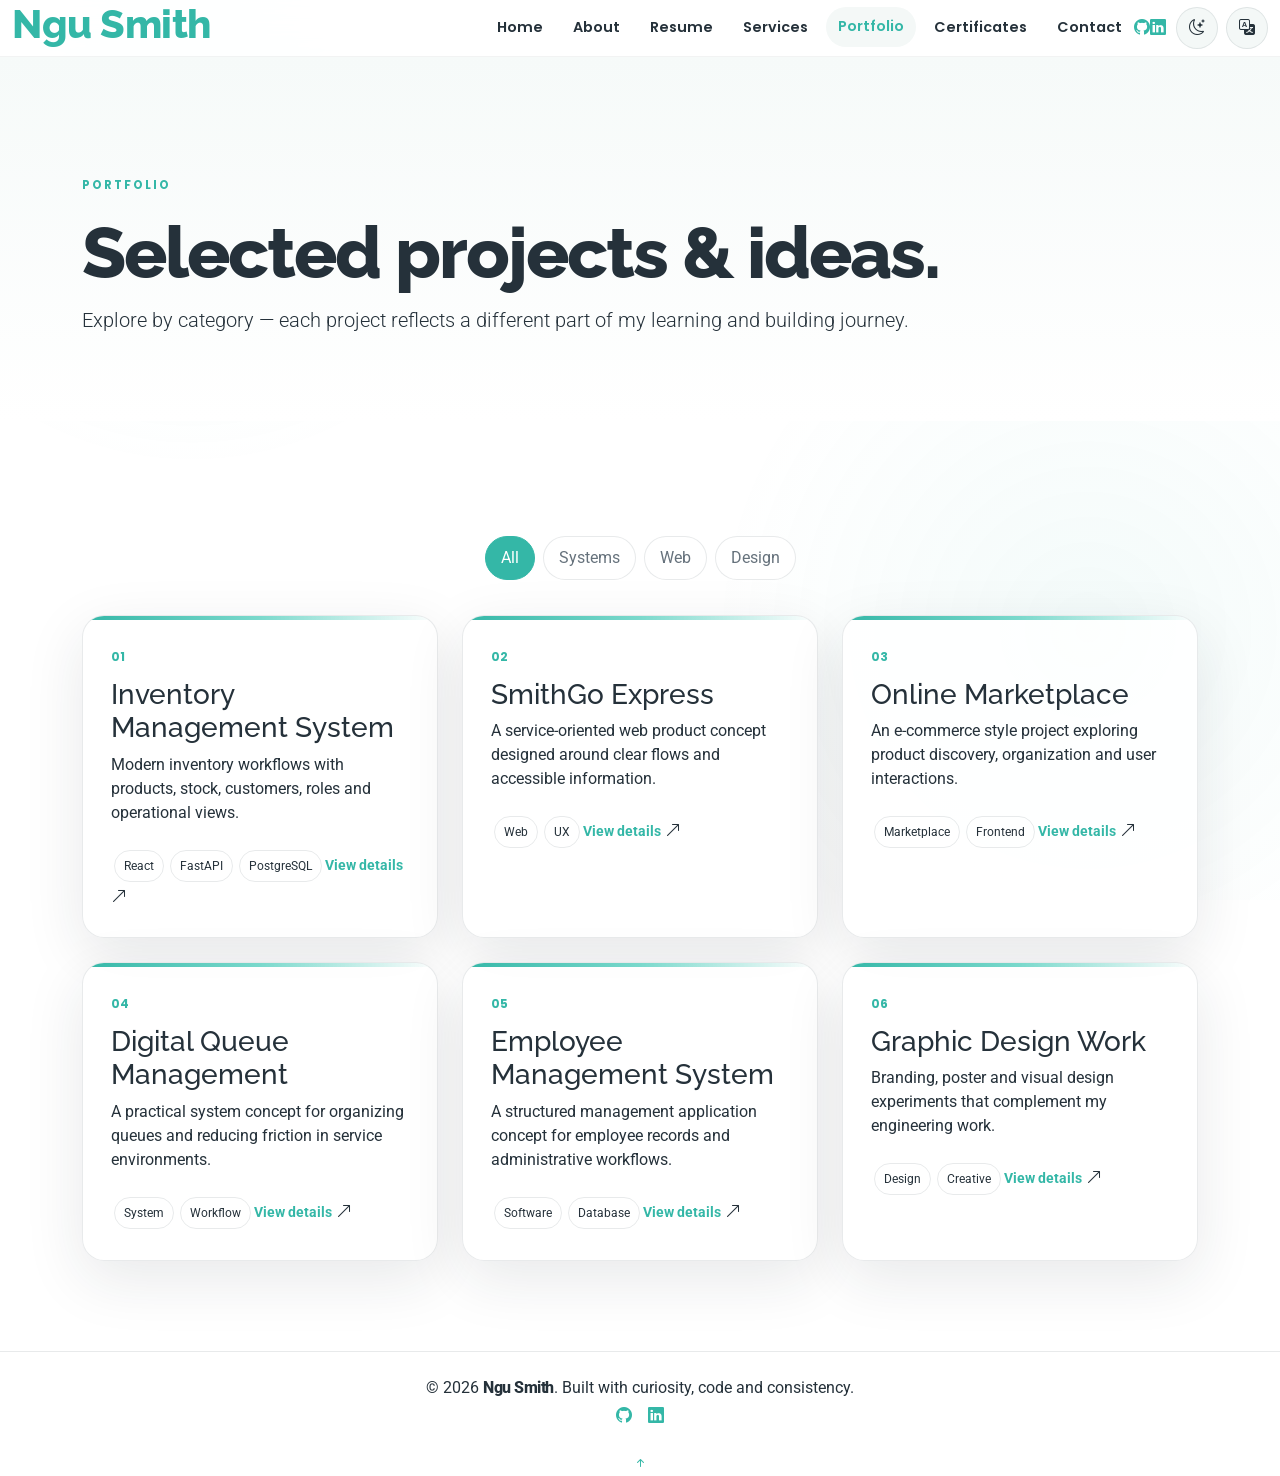
<file: portfolio.html>
<!doctype html><html lang="en"><head><meta charset="utf-8"><meta name="viewport" content="width=device-width, initial-scale=1"><meta name="description" content="Ngu Smith — Software Engineer, Full-Stack Web Developer, UI/UX and Graphic Designer."><meta name="author" content="Ngu Smith"><link rel="icon" href="assets/img/favicon.png"><link rel="preconnect" href="https://fonts.googleapis.com"><link rel="preconnect" href="https://fonts.gstatic.com" crossorigin><link href="https://fonts.googleapis.com/css2?family=Roboto:wght@300;400;500;700;900&family=Poppins:wght@400;500;600;700&family=Raleway:wght@400;500;600;700;800;900&display=swap" rel="stylesheet"><link href="assets/vendor/bootstrap/css/bootstrap.min.css" rel="stylesheet"><link href="assets/vendor/bootstrap-icons/bootstrap-icons.css" rel="stylesheet"><link href="assets/vendor/aos/aos.css" rel="stylesheet"><link href="assets/css/main.css" rel="stylesheet"><title>Portfolio | Ngu Smith</title></head><body class="index-page"><header id="header" class="header d-flex align-items-center light-background sticky-top"><div class="container-fluid position-relative d-flex align-items-center justify-content-between"><a href="index.html" class="logo d-flex align-items-center me-auto me-xl-0"><h1 class="sitename">Ngu Smith</h1></a><nav id="navmenu" class="navmenu"><ul><li><a href="index.html" data-i18n="nav_home">Home</a></li><li><a href="about.html" data-i18n="nav_about">About</a></li><li><a href="resume.html" data-i18n="nav_resume">Resume</a></li><li><a href="services.html" data-i18n="nav_services">Services</a></li><li><a href="portfolio.html" data-i18n="nav_portfolio">Portfolio</a></li><li><a href="certificates.html" data-i18n="nav_certificates">Certificates</a></li><li><a href="contact.html" data-i18n="nav_contact">Contact</a></li></ul><button type="button" class="mobile-nav-toggle d-xl-none" aria-label="Open navigation" aria-expanded="false" aria-controls="navmenu"><span></span><span></span><span></span></button></nav><div class="nav-overlay" aria-hidden="true"></div><div class="header-social-links"><a href="https://github.com/ngusmith2004" target="_blank" aria-label="GitHub"><i class="bi bi-github"></i></a><a href="https://www.linkedin.com/in/ngu-smith-7a6b67323/" target="_blank" aria-label="LinkedIn"><i class="bi bi-linkedin"></i></a></div><div class="util-controls"><button type="button" class="theme-toggle" aria-label="Switch to dark mode"><i class="bi bi-moon-stars"></i></button><div class="lang-switcher"><button type="button" class="lang-toggle-btn" aria-label="Change language" aria-haspopup="true" aria-expanded="false"><i class="bi bi-translate"></i></button><div class="lang-menu" role="menu"></div></div></div></div></header><main><section class="page-hero"><div class="container"><p class="eyebrow" data-i18n="portfolio_page_eyebrow">Portfolio</p><h1 data-i18n="portfolio_page_title">Selected projects &amp; ideas.</h1><p class="lead">Explore by category — each project reflects a different part of my learning and building journey.</p></div></section><section class="section reveal"><div class="container"><div class="filter-bar"><button class="filter-btn active" data-filter="all" data-i18n="filter_all">All</button><button class="filter-btn" data-filter="system" data-i18n="filter_system">Systems</button><button class="filter-btn" data-filter="web" data-i18n="filter_web">Web</button><button class="filter-btn" data-filter="design" data-i18n="filter_design">Design</button></div><div class="row g-4"><div class="col-md-6 col-lg-4"><article class="project-card" data-project="inventory" data-category="system"><span class="project-number">01</span><h3>Inventory Management System</h3><p>Modern inventory workflows with products, stock, customers, roles and operational views.</p><span class="tag">React</span><span class="tag">FastAPI</span><span class="tag">PostgreSQL</span><span class="view-hint" data-i18n="view_details">View details</span> <i class="bi bi-arrow-up-right"></i></article></div><div class="col-md-6 col-lg-4"><article class="project-card" data-project="smithgo" data-category="web"><span class="project-number">02</span><h3>SmithGo Express</h3><p>A service-oriented web product concept designed around clear flows and accessible information.</p><span class="tag">Web</span><span class="tag">UX</span><span class="view-hint" data-i18n="view_details">View details</span> <i class="bi bi-arrow-up-right"></i></article></div><div class="col-md-6 col-lg-4"><article class="project-card" data-project="marketplace" data-category="web"><span class="project-number">03</span><h3>Online Marketplace</h3><p>An e-commerce style project exploring product discovery, organization and user interactions.</p><span class="tag">Marketplace</span><span class="tag">Frontend</span><span class="view-hint" data-i18n="view_details">View details</span> <i class="bi bi-arrow-up-right"></i></article></div><div class="col-md-6 col-lg-4"><article class="project-card" data-project="queue" data-category="system"><span class="project-number">04</span><h3>Digital Queue Management</h3><p>A practical system concept for organizing queues and reducing friction in service environments.</p><span class="tag">System</span><span class="tag">Workflow</span><span class="view-hint" data-i18n="view_details">View details</span> <i class="bi bi-arrow-up-right"></i></article></div><div class="col-md-6 col-lg-4"><article class="project-card" data-project="employee" data-category="system"><span class="project-number">05</span><h3>Employee Management System</h3><p>A structured management application concept for employee records and administrative workflows.</p><span class="tag">Software</span><span class="tag">Database</span><span class="view-hint" data-i18n="view_details">View details</span> <i class="bi bi-arrow-up-right"></i></article></div><div class="col-md-6 col-lg-4"><article class="project-card" data-project="design" data-category="design"><span class="project-number">06</span><h3>Graphic Design Work</h3><p>Branding, poster and visual design experiments that complement my engineering work.</p><span class="tag">Design</span><span class="tag">Creative</span><span class="view-hint" data-i18n="view_details">View details</span> <i class="bi bi-arrow-up-right"></i></article></div></div></div></section><div class="modal fade" id="projectModal" tabindex="-1" aria-labelledby="projectModalTitle" aria-hidden="true"><div class="modal-dialog modal-dialog-centered"><div class="modal-content"><div class="modal-header"><div><p class="eyebrow mb-1" id="projectModalCategory"></p><h3 class="modal-title mb-0" id="projectModalTitle"></h3></div><button type="button" class="btn-close" data-bs-dismiss="modal" data-i18n-aria-label="close" aria-label="Close"></button></div><div class="modal-body"><p id="projectModalDesc"></p><div id="projectModalTags"></div><div id="projectModalLinks"></div></div></div></div></div></main><footer id="footer" class="footer light-background"><div class="container text-center py-4"><p class="mb-1">© <span id="year"></span> <strong class="sitename">Ngu Smith</strong>. <span data-i18n="footer_tagline">Built with curiosity, code and consistency.</span></p><div class="social-links d-flex justify-content-center gap-3"><a href="https://github.com/ngusmith2004" target="_blank"><i class="bi bi-github"></i></a><a href="https://www.linkedin.com/in/ngu-smith-7a6b67323/" target="_blank"><i class="bi bi-linkedin"></i></a></div></div></footer><a href="#" id="scroll-top" class="scroll-top d-flex align-items-center justify-content-center"><i class="bi bi-arrow-up-short"></i></a><div id="preloader"></div><script src="assets/vendor/bootstrap/js/bootstrap.bundle.min.js"></script><script src="assets/vendor/aos/aos.js"></script><script src="assets/js/i18n-data.js"></script><script src="assets/js/main.js"></script><script>document.getElementById('year')&&(document.getElementById('year').textContent=new Date().getFullYear());</script></body></html>
</file>
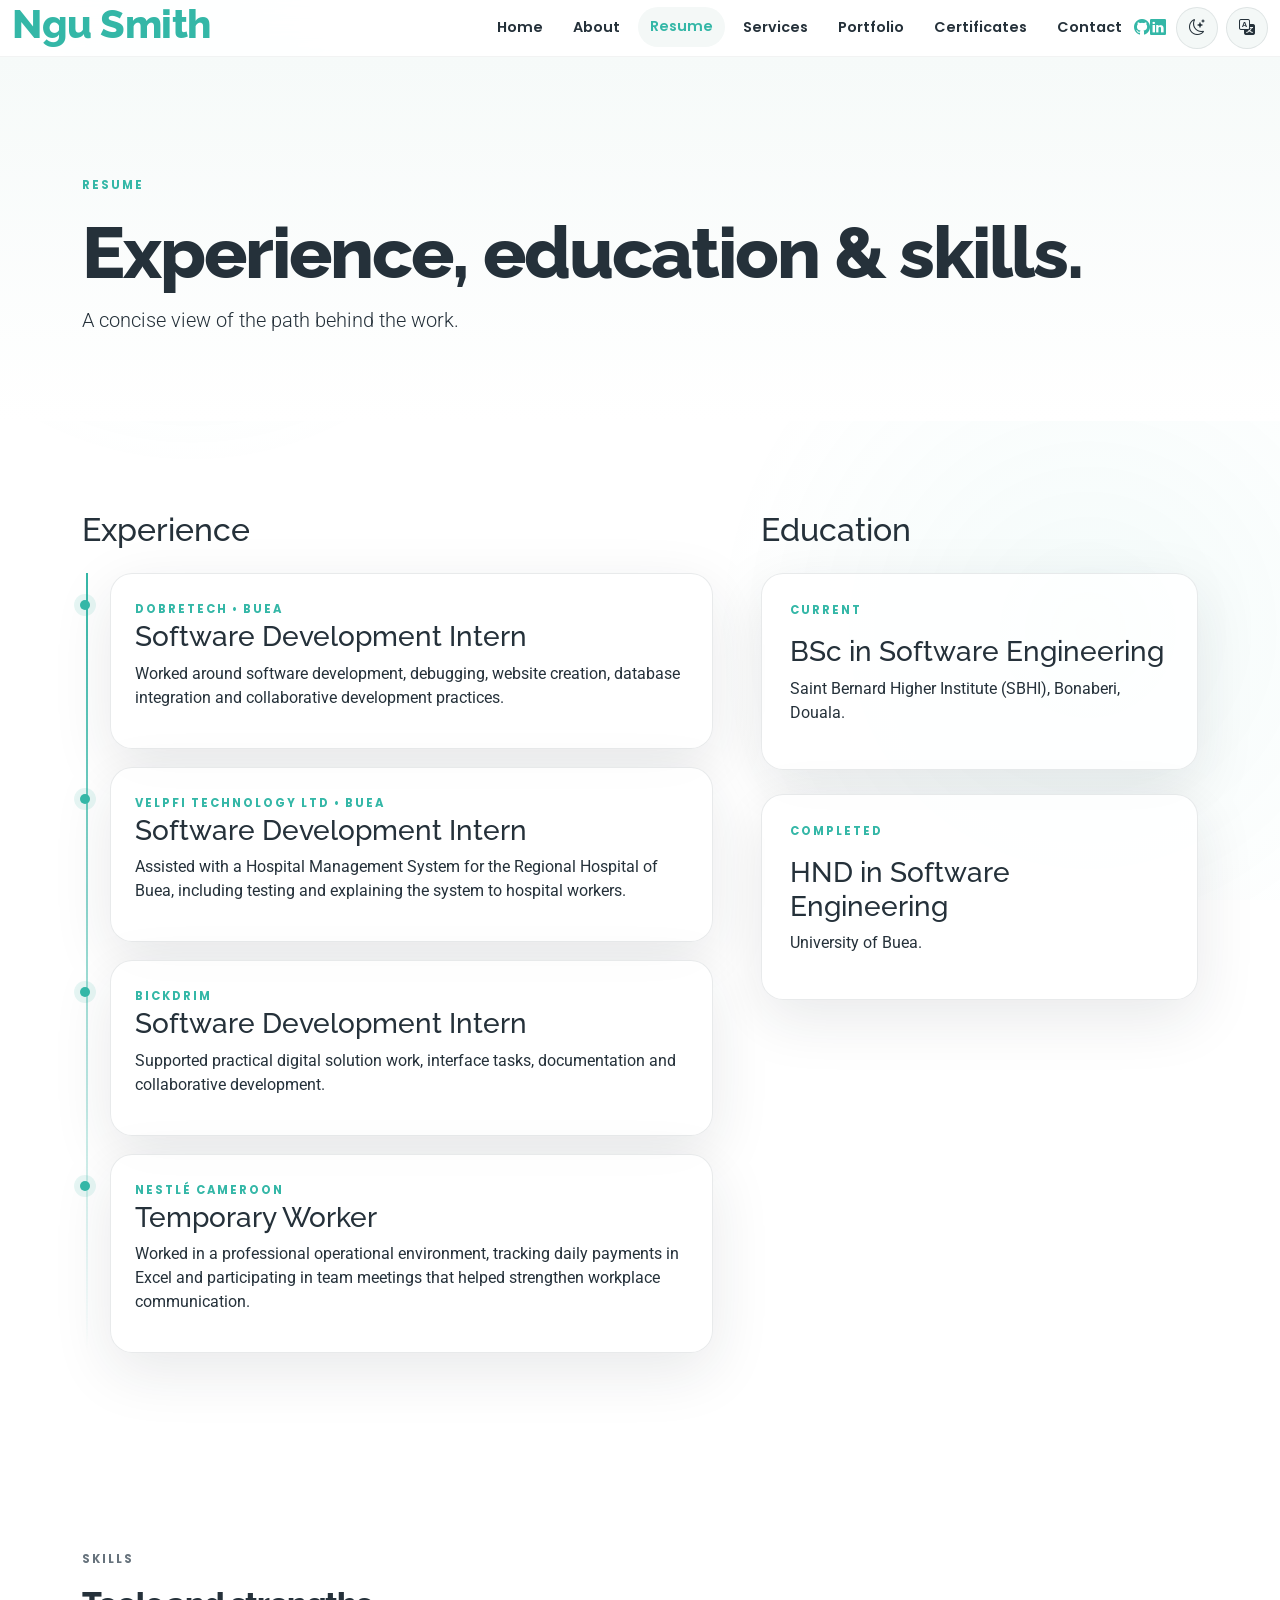
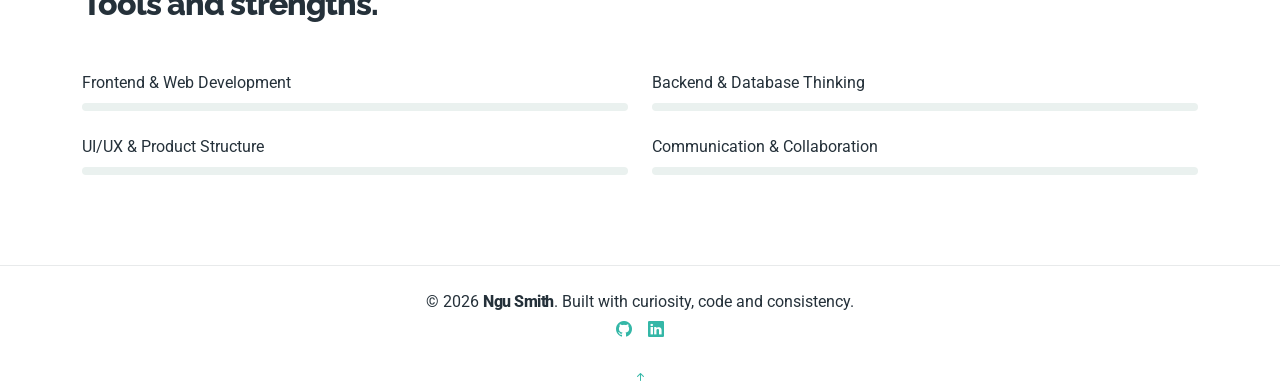
<file: resume.html>
<!doctype html><html lang="en"><head><meta charset="utf-8"><meta name="viewport" content="width=device-width, initial-scale=1"><meta name="description" content="Ngu Smith — Software Engineer, Full-Stack Web Developer, UI/UX and Graphic Designer."><meta name="author" content="Ngu Smith"><link rel="icon" href="assets/img/favicon.png"><link rel="preconnect" href="https://fonts.googleapis.com"><link rel="preconnect" href="https://fonts.gstatic.com" crossorigin><link href="https://fonts.googleapis.com/css2?family=Roboto:wght@300;400;500;700;900&family=Poppins:wght@400;500;600;700&family=Raleway:wght@400;500;600;700;800;900&display=swap" rel="stylesheet"><link href="assets/vendor/bootstrap/css/bootstrap.min.css" rel="stylesheet"><link href="assets/vendor/bootstrap-icons/bootstrap-icons.css" rel="stylesheet"><link href="assets/vendor/aos/aos.css" rel="stylesheet"><link href="assets/css/main.css" rel="stylesheet"><title>Resume | Ngu Smith</title></head><body class="index-page"><header id="header" class="header d-flex align-items-center light-background sticky-top"><div class="container-fluid position-relative d-flex align-items-center justify-content-between"><a href="index.html" class="logo d-flex align-items-center me-auto me-xl-0"><h1 class="sitename">Ngu Smith</h1></a><nav id="navmenu" class="navmenu"><ul><li><a href="index.html" data-i18n="nav_home">Home</a></li><li><a href="about.html" data-i18n="nav_about">About</a></li><li><a href="resume.html" data-i18n="nav_resume">Resume</a></li><li><a href="services.html" data-i18n="nav_services">Services</a></li><li><a href="portfolio.html" data-i18n="nav_portfolio">Portfolio</a></li><li><a href="certificates.html" data-i18n="nav_certificates">Certificates</a></li><li><a href="contact.html" data-i18n="nav_contact">Contact</a></li></ul><button type="button" class="mobile-nav-toggle d-xl-none" aria-label="Open navigation" aria-expanded="false" aria-controls="navmenu"><span></span><span></span><span></span></button></nav><div class="nav-overlay" aria-hidden="true"></div><div class="header-social-links"><a href="https://github.com/ngusmith2004" target="_blank" aria-label="GitHub"><i class="bi bi-github"></i></a><a href="https://www.linkedin.com/in/ngu-smith-7a6b67323/" target="_blank" aria-label="LinkedIn"><i class="bi bi-linkedin"></i></a></div><div class="util-controls"><button type="button" class="theme-toggle" aria-label="Switch to dark mode"><i class="bi bi-moon-stars"></i></button><div class="lang-switcher"><button type="button" class="lang-toggle-btn" aria-label="Change language" aria-haspopup="true" aria-expanded="false"><i class="bi bi-translate"></i></button><div class="lang-menu" role="menu"></div></div></div></div></header><main><section class="page-hero"><div class="container"><p class="eyebrow" data-i18n="resume_page_eyebrow">Resume</p><h1 data-i18n="resume_page_title">Experience, education &amp; skills.</h1><p class="lead">A concise view of the path behind the work.</p></div></section><section class="section reveal"><div class="container"><div class="row g-5"><div class="col-lg-7"><h2 class="mb-4">Experience</h2><div class="timeline"><div class="timeline-item"><span class="eyebrow">Dobretech • Buea</span><h3>Software Development Intern</h3><p>Worked around software development, debugging, website creation, database integration and collaborative development practices.</p></div><div class="timeline-item"><span class="eyebrow">Velpfi Technology Ltd • Buea</span><h3>Software Development Intern</h3><p>Assisted with a Hospital Management System for the Regional Hospital of Buea, including testing and explaining the system to hospital workers.</p></div><div class="timeline-item"><span class="eyebrow">BICKDRIM</span><h3>Software Development Intern</h3><p>Supported practical digital solution work, interface tasks, documentation and collaborative development.</p></div><div class="timeline-item"><span class="eyebrow">Nestlé Cameroon</span><h3>Temporary Worker</h3><p>Worked in a professional operational environment, tracking daily payments in Excel and participating in team meetings that helped strengthen workplace communication.</p></div></div></div><div class="col-lg-5"><h2 class="mb-4">Education</h2><div class="about-card mb-4"><p class="eyebrow">Current</p><h3>BSc in Software Engineering</h3><p>Saint Bernard Higher Institute (SBHI), Bonaberi, Douala.</p></div><div class="about-card"><p class="eyebrow">Completed</p><h3>HND in Software Engineering</h3><p>University of Buea.</p></div></div></div></div></section><section class="section light-background reveal"><div class="container"><div class="section-title mb-5"><p class="eyebrow">Skills</p><h2>Tools and strengths.</h2></div><div class="skills-animation row g-4"><div class="col-md-6"><p class="mb-2">Frontend & Web Development</p><div class="progress"><div class="progress-bar" data-value="88"></div></div></div><div class="col-md-6"><p class="mb-2">Backend & Database Thinking</p><div class="progress"><div class="progress-bar" data-value="78"></div></div></div><div class="col-md-6"><p class="mb-2">UI/UX & Product Structure</p><div class="progress"><div class="progress-bar" data-value="82"></div></div></div><div class="col-md-6"><p class="mb-2">Communication & Collaboration</p><div class="progress"><div class="progress-bar" data-value="80"></div></div></div></div></div></section></main><footer id="footer" class="footer light-background"><div class="container text-center py-4"><p class="mb-1">© <span id="year"></span> <strong class="sitename">Ngu Smith</strong>. <span data-i18n="footer_tagline">Built with curiosity, code and consistency.</span></p><div class="social-links d-flex justify-content-center gap-3"><a href="https://github.com/ngusmith2004" target="_blank"><i class="bi bi-github"></i></a><a href="https://www.linkedin.com/in/ngu-smith-7a6b67323/" target="_blank"><i class="bi bi-linkedin"></i></a></div></div></footer><a href="#" id="scroll-top" class="scroll-top d-flex align-items-center justify-content-center"><i class="bi bi-arrow-up-short"></i></a><div id="preloader"></div><script src="assets/vendor/bootstrap/js/bootstrap.bundle.min.js"></script><script src="assets/vendor/aos/aos.js"></script><script src="assets/js/i18n-data.js"></script><script src="assets/js/main.js"></script><script>document.getElementById('year')&&(document.getElementById('year').textContent=new Date().getFullYear());</script></body></html>
</file>
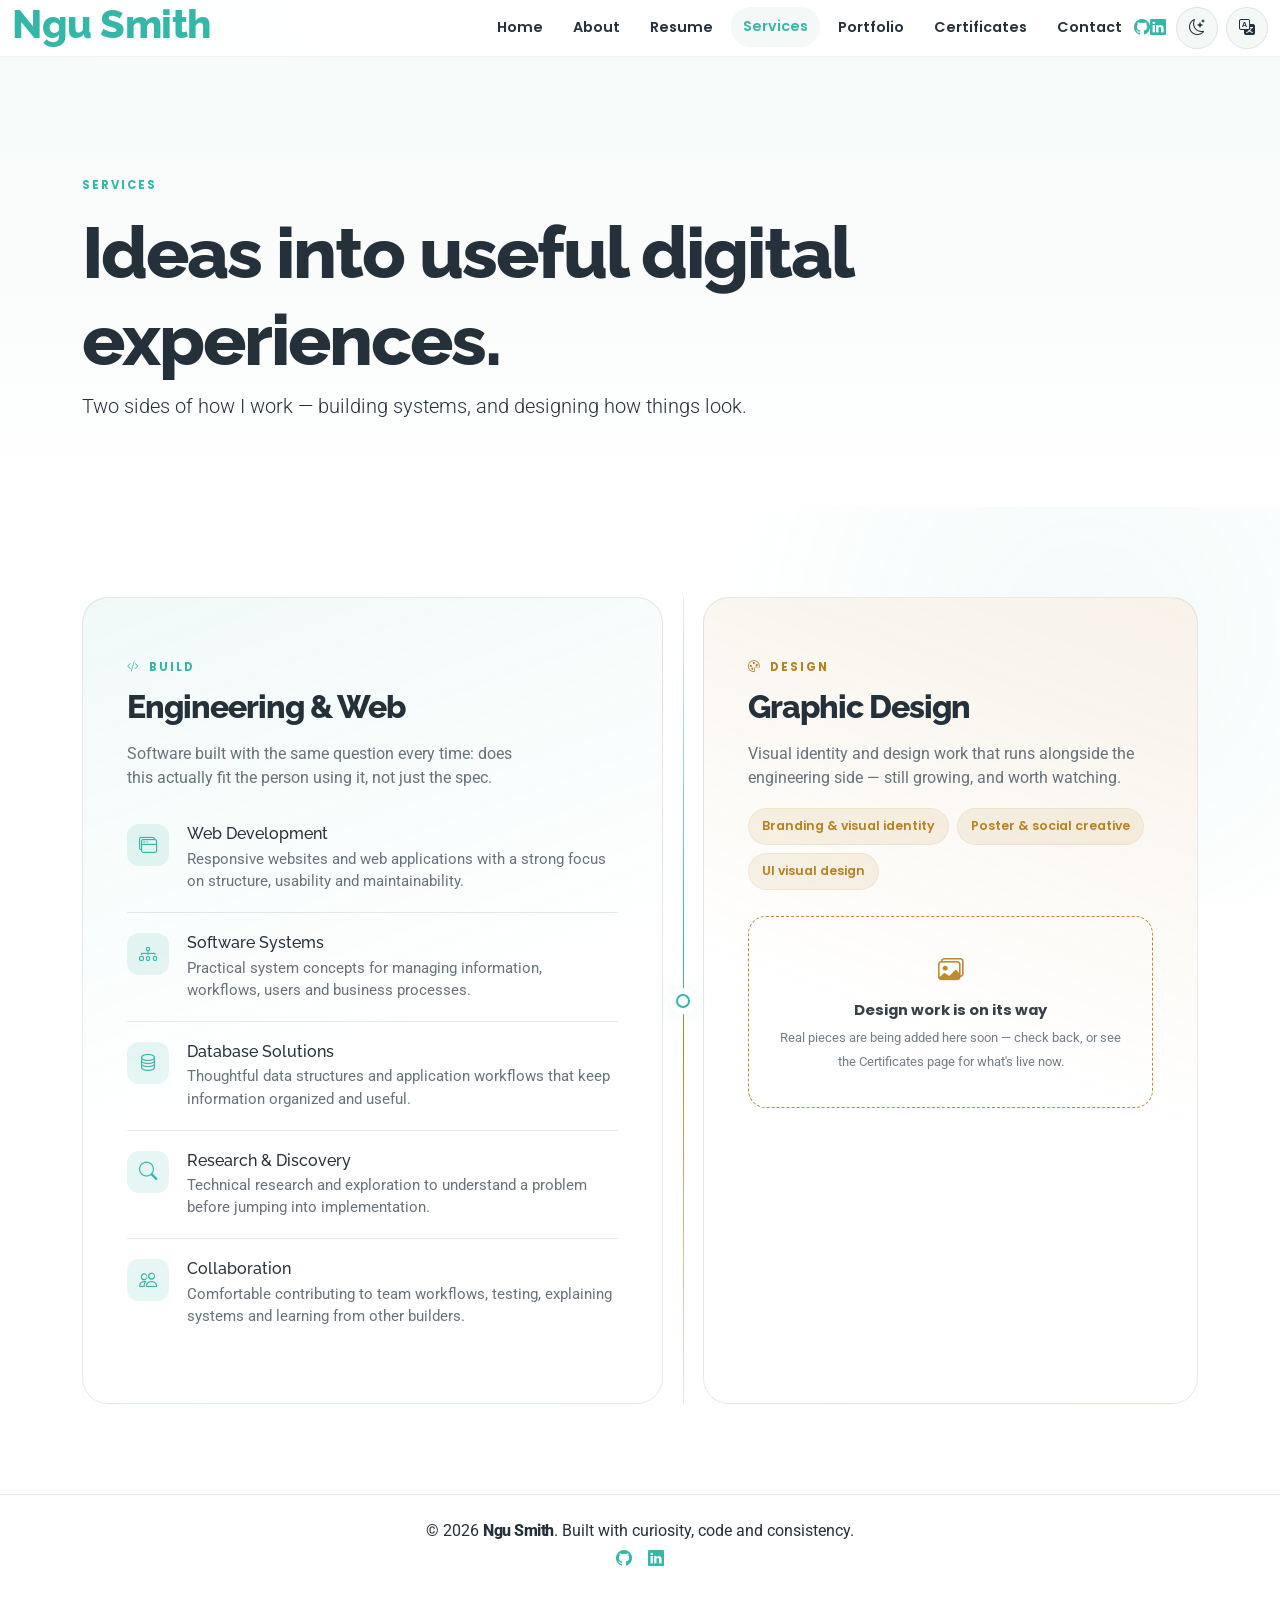
<file: services.html>
<!doctype html><html lang="en"><head><meta charset="utf-8"><meta name="viewport" content="width=device-width, initial-scale=1"><meta name="description" content="Ngu Smith — Software Engineer, Full-Stack Web Developer, UI/UX and Graphic Designer."><meta name="author" content="Ngu Smith"><link rel="icon" href="assets/img/favicon.png"><link rel="preconnect" href="https://fonts.googleapis.com"><link rel="preconnect" href="https://fonts.gstatic.com" crossorigin><link href="https://fonts.googleapis.com/css2?family=Roboto:wght@300;400;500;700;900&family=Poppins:wght@400;500;600;700&family=Raleway:wght@400;500;600;700;800;900&display=swap" rel="stylesheet"><link href="assets/vendor/bootstrap/css/bootstrap.min.css" rel="stylesheet"><link href="assets/vendor/bootstrap-icons/bootstrap-icons.css" rel="stylesheet"><link href="assets/vendor/aos/aos.css" rel="stylesheet"><link href="assets/css/main.css" rel="stylesheet"><title>Services | Ngu Smith</title></head><body class="index-page"><header id="header" class="header d-flex align-items-center light-background sticky-top"><div class="container-fluid position-relative d-flex align-items-center justify-content-between"><a href="index.html" class="logo d-flex align-items-center me-auto me-xl-0"><h1 class="sitename">Ngu Smith</h1></a><nav id="navmenu" class="navmenu"><ul><li><a href="index.html" data-i18n="nav_home">Home</a></li><li><a href="about.html" data-i18n="nav_about">About</a></li><li><a href="resume.html" data-i18n="nav_resume">Resume</a></li><li><a href="services.html" data-i18n="nav_services">Services</a></li><li><a href="portfolio.html" data-i18n="nav_portfolio">Portfolio</a></li><li><a href="certificates.html" data-i18n="nav_certificates">Certificates</a></li><li><a href="contact.html" data-i18n="nav_contact">Contact</a></li></ul><button type="button" class="mobile-nav-toggle d-xl-none" aria-label="Open navigation" aria-expanded="false" aria-controls="navmenu"><span></span><span></span><span></span></button></nav><div class="nav-overlay" aria-hidden="true"></div><div class="header-social-links"><a href="https://github.com/ngusmith2004" target="_blank" aria-label="GitHub"><i class="bi bi-github"></i></a><a href="https://www.linkedin.com/in/ngu-smith-7a6b67323/" target="_blank" aria-label="LinkedIn"><i class="bi bi-linkedin"></i></a></div><div class="util-controls"><button type="button" class="theme-toggle" aria-label="Switch to dark mode"><i class="bi bi-moon-stars"></i></button><div class="lang-switcher"><button type="button" class="lang-toggle-btn" aria-label="Change language" aria-haspopup="true" aria-expanded="false"><i class="bi bi-translate"></i></button><div class="lang-menu" role="menu"></div></div></div></div></header><main><section class="page-hero"><div class="container"><p class="eyebrow" data-i18n="services_page_eyebrow">Services</p><h1 data-i18n="services_page_title">Ideas into useful digital experiences.</h1><p class="lead">Two sides of how I work — building systems, and designing how things look.</p></div></section><section class="section reveal"><div class="container"><div class="services-split">

<div class="eng-panel"><span class="panel-kicker"><i class="bi bi-code-slash"></i> Build</span><h2>Engineering &amp; Web</h2><p class="lede">Software built with the same question every time: does this actually fit the person using it, not just the spec.</p>

<div class="service-row"><span class="row-icon"><i class="bi bi-window-stack"></i></span><div><h3>Web Development</h3><p>Responsive websites and web applications with a strong focus on structure, usability and maintainability.</p></div></div>

<div class="service-row"><span class="row-icon"><i class="bi bi-diagram-3"></i></span><div><h3>Software Systems</h3><p>Practical system concepts for managing information, workflows, users and business processes.</p></div></div>

<div class="service-row"><span class="row-icon"><i class="bi bi-database"></i></span><div><h3>Database Solutions</h3><p>Thoughtful data structures and application workflows that keep information organized and useful.</p></div></div>

<div class="service-row"><span class="row-icon"><i class="bi bi-search"></i></span><div><h3>Research &amp; Discovery</h3><p>Technical research and exploration to understand a problem before jumping into implementation.</p></div></div>

<div class="service-row"><span class="row-icon"><i class="bi bi-people"></i></span><div><h3>Collaboration</h3><p>Comfortable contributing to team workflows, testing, explaining systems and learning from other builders.</p></div></div>

</div>

<div class="split-seam" aria-hidden="true"><span class="seam-line"></span><span class="seam-dot"></span></div>

<div class="design-panel"><span class="panel-kicker"><i class="bi bi-palette"></i> Design</span><h2>Graphic Design</h2><p class="lede">Visual identity and design work that runs alongside the engineering side — still growing, and worth watching.</p>

<div class="design-chips"><span class="design-chip">Branding &amp; visual identity</span><span class="design-chip">Poster &amp; social creative</span><span class="design-chip">UI visual design</span></div>

<div class="design-empty"><i class="bi bi-images"></i><strong>Design work is on its way</strong><small>Real pieces are being added here soon — check back, or see the Certificates page for what's live now.</small></div>

</div>

</div></div></section></main><footer id="footer" class="footer light-background"><div class="container text-center py-4"><p class="mb-1">© <span id="year"></span> <strong class="sitename">Ngu Smith</strong>. <span data-i18n="footer_tagline">Built with curiosity, code and consistency.</span></p><div class="social-links d-flex justify-content-center gap-3"><a href="https://github.com/ngusmith2004" target="_blank"><i class="bi bi-github"></i></a><a href="https://www.linkedin.com/in/ngu-smith-7a6b67323/" target="_blank"><i class="bi bi-linkedin"></i></a></div></div></footer><a href="#" id="scroll-top" class="scroll-top d-flex align-items-center justify-content-center"><i class="bi bi-arrow-up-short"></i></a><div id="preloader"></div><script src="assets/vendor/bootstrap/js/bootstrap.bundle.min.js"></script><script src="assets/vendor/aos/aos.js"></script><script src="assets/js/i18n-data.js"></script><script src="assets/js/main.js"></script><script>document.getElementById('year')&&(document.getElementById('year').textContent=new Date().getFullYear());</script></body></html>
</file>
<file: assets/css/main.css>
/* Ngu Smith — Kelly-inspired animated portfolio */
:root{--accent:#34b7a7;--ink:#25313a;--muted:#66727c;--paper:#fff;--soft:#f4f8f7;--line:rgba(37,49,58,.10);--shadow:0 18px 60px rgba(28,42,51,.10);--heading:"Raleway",sans-serif;--body:"Roboto",system-ui,sans-serif;--nav:"Poppins",sans-serif;scroll-behavior:smooth}
*{box-sizing:border-box} body{margin:0;color:var(--ink);background:var(--paper);font-family:var(--body);overflow-x:hidden} a{color:var(--accent);text-decoration:none;transition:.3s} a:hover{color:#218f83} h1,h2,h3,h4{font-family:var(--heading)}
::selection{background:var(--accent);color:#fff}
body:before{content:"";position:fixed;inset:0;pointer-events:none;background:radial-gradient(circle at 15% 15%,rgba(52,183,167,.08),transparent 25%),radial-gradient(circle at 85% 70%,rgba(52,183,167,.06),transparent 30%);z-index:-2}
.header{backdrop-filter:blur(16px);background:rgba(255,255,255,.90)!important;border-bottom:1px solid rgba(37,49,58,.06);transition:.35s;z-index:1000}.header.scrolled{box-shadow:0 8px 30px rgba(0,0,0,.08)}.sitename{font-weight:800;letter-spacing:-.5px}.header-social-links a{transition:transform .25s}.header-social-links a:hover{transform:translateY(-4px)}
.hero{min-height:calc(100vh - 76px);display:grid;place-items:center;position:relative;overflow:hidden;background:linear-gradient(180deg,#fff 0%,#f7fbfa 100%)}.hero-bg{position:absolute;inset:0;background:linear-gradient(120deg,rgba(255,255,255,.92),rgba(244,250,248,.84)),url('../img/hero-bg.jpg') center/cover;opacity:.35;filter:saturate(.7)}.hero .container{position:relative;z-index:2}.hero h2{font-size:clamp(2.7rem,7vw,5.8rem);font-weight:800;letter-spacing:-3px;margin-bottom:14px;animation:heroIn .9s both}.hero p{font-size:clamp(1rem,2vw,1.3rem);color:var(--muted);animation:heroIn 1s .15s both}.hero .btn-get-started{display:inline-flex;align-items:center;gap:8px;margin-top:22px;border-radius:999px;padding:13px 23px;background:var(--accent);color:#fff;box-shadow:0 10px 30px rgba(52,183,167,.25);animation:heroIn 1s .3s both}.hero .btn-get-started:hover{transform:translateY(-4px);box-shadow:0 16px 38px rgba(52,183,167,.35)}
.float-orb{position:absolute;border-radius:50%;filter:blur(.2px);opacity:.55;animation:float 7s ease-in-out infinite}.orb-a{width:170px;height:170px;background:rgba(52,183,167,.13);top:16%;left:5%}.orb-b{width:230px;height:230px;background:rgba(36,100,96,.08);right:3%;bottom:8%;animation-delay:-2s}.orb-c{width:80px;height:80px;background:rgba(52,183,167,.18);right:20%;top:16%;animation-delay:-4s}
.section{padding:90px 0}.section-title h2{font-weight:800;letter-spacing:-1px}.section-title p{color:var(--muted)}
.reveal{opacity:0;transform:translateY(30px);transition:opacity .75s ease,transform .75s ease}.reveal.is-visible{opacity:1;transform:none}
.about-card,.info-card,.service-card,.project-card,.timeline-item,.contact-card{border:1px solid var(--line);border-radius:22px;background:rgba(255,255,255,.82);box-shadow:var(--shadow);transition:transform .35s,box-shadow .35s,border-color .35s}.about-card:hover,.service-card:hover,.project-card:hover,.contact-card:hover{transform:translateY(-8px);box-shadow:0 26px 70px rgba(28,42,51,.14);border-color:rgba(52,183,167,.28)}
.about-card,.service-card,.project-card,.contact-card{padding:28px}.eyebrow{font-family:var(--nav);text-transform:uppercase;letter-spacing:2px;font-size:.72rem;color:var(--accent);font-weight:700}.profile-image{max-height:480px;border-radius:28px;object-fit:cover;box-shadow:0 28px 80px rgba(22,35,42,.16);animation:portraitFloat 6s ease-in-out infinite}
.skill-pill{display:inline-flex;padding:8px 12px;margin:4px;border-radius:999px;background:var(--soft);border:1px solid var(--line);font-size:.85rem;transition:.25s}.skill-pill:hover{background:var(--accent);color:#fff;transform:translateY(-3px)}
.project-card{height:100%;position:relative;overflow:hidden}.project-card:before{content:"";position:absolute;inset:0 auto auto 0;width:100%;height:4px;background:linear-gradient(90deg,var(--accent),#7ad9cc,transparent)}.project-number{font-family:var(--nav);font-size:.75rem;color:var(--accent);font-weight:700}.project-card h3{margin-top:10px}.tag{font-size:.75rem;border:1px solid var(--line);padding:6px 9px;border-radius:999px;margin:3px;display:inline-block}.project-card .project-link{display:inline-flex;align-items:center;gap:6px;margin-top:14px;font-weight:700}
.filter-bar{display:flex;gap:8px;flex-wrap:wrap;justify-content:center;margin:25px 0 35px}.filter-btn{border:1px solid var(--line);background:#fff;border-radius:999px;padding:9px 15px;color:var(--muted);cursor:pointer;transition:.25s}.filter-btn.active,.filter-btn:hover{background:var(--accent);color:#fff;border-color:var(--accent)}.project-card.hidden{display:none}
.timeline{position:relative;padding-left:28px}.timeline:before{content:"";position:absolute;left:4px;top:0;bottom:0;width:2px;background:linear-gradient(var(--accent),transparent)}.timeline-item{position:relative;padding:22px 24px;margin-bottom:18px}.timeline-item:before{content:"";position:absolute;left:-31px;top:26px;width:10px;height:10px;border-radius:50%;background:var(--accent);box-shadow:0 0 0 6px rgba(52,183,167,.12)}
.progress{height:8px;background:#eaf1ef;border-radius:999px;overflow:hidden}.progress-bar{width:0;background:linear-gradient(90deg,var(--accent),#71d5c9);transition:width 1.3s cubic-bezier(.2,.8,.2,1)}
.counter{font-size:2.2rem;font-weight:800;color:var(--accent)}.stat-card{text-align:center;padding:24px;border:1px solid var(--line);border-radius:18px;background:#fff}
.footer{border-top:1px solid var(--line)}
#scroll-top{transition:.3s} #scroll-top:hover{transform:translateY(-5px)}
.cursor-dot{position:fixed;width:9px;height:9px;border-radius:50%;background:var(--accent);pointer-events:none;z-index:9999;transform:translate(-50%,-50%);opacity:0;transition:opacity .2s}.cursor-ring{position:fixed;width:34px;height:34px;border:1px solid rgba(52,183,167,.45);border-radius:50%;pointer-events:none;z-index:9998;transform:translate(-50%,-50%);opacity:0;transition:width .2s,height .2s,opacity .2s}.cursor-ring.active{width:52px;height:52px;background:rgba(52,183,167,.05)}
.page-hero{padding:120px 0 70px;background:linear-gradient(180deg,#f6faf9,#fff)}.page-hero h1{font-size:clamp(2.5rem,6vw,4.5rem);font-weight:800;letter-spacing:-2px}.mini-cta{display:inline-flex;gap:8px;align-items:center;margin-top:12px;padding:11px 18px;border-radius:999px;background:#fff;border:1px solid var(--line);box-shadow:0 10px 30px rgba(0,0,0,.06)}
.type-line{display:inline-block;color:var(--accent);min-width:210px}.blink{display:inline-block;width:2px;height:1em;background:var(--accent);vertical-align:-.12em;animation:blink 1s steps(1) infinite}
@keyframes heroIn{from{opacity:0;transform:translateY(25px)}to{opacity:1;transform:none}}@keyframes float{0%,100%{transform:translate3d(0,0,0)}50%{transform:translate3d(0,-22px,0)}}@keyframes portraitFloat{0%,100%{transform:translateY(0) rotate(0)}50%{transform:translateY(-8px) rotate(.4deg)}}@keyframes blink{50%{opacity:0}}
@media(max-width:991px){.header-social-links{display:none}.hero{min-height:78vh}.section{padding:70px 0}.profile-image{max-height:420px;margin-top:20px}}
@media(prefers-reduced-motion:reduce){*,*::before,*::after{scroll-behavior:auto!important;animation:none!important;transition:none!important}.reveal{opacity:1;transform:none}}

/* Responsive navigation — horizontal on desktop, compact drawer on phones/tablets */
.navmenu{display:flex;align-items:center;margin-left:auto}
.navmenu>ul{display:flex;align-items:center;gap:6px;margin:0;padding:0;list-style:none}
.navmenu>ul li{list-style:none}
.navmenu>ul li a{display:inline-flex;align-items:center;justify-content:center;padding:9px 12px;border-radius:999px;color:var(--ink);font-family:var(--nav);font-size:.9rem;font-weight:600;white-space:nowrap;transition:background .25s,color .25s,transform .25s}
.navmenu>ul li a:hover,.navmenu>ul li a.active{background:var(--soft);color:var(--accent);transform:translateY(-1px)}
.mobile-nav-toggle{width:46px;height:46px;border:1px solid var(--line);border-radius:14px;background:rgba(255,255,255,.92);display:none;align-items:center;justify-content:center;flex-direction:column;gap:5px;padding:0;cursor:pointer;position:relative;z-index:1003;box-shadow:0 8px 24px rgba(25,45,50,.08);transition:transform .25s,background .25s,border-color .25s}
.mobile-nav-toggle span{display:block;width:20px;height:2px;border-radius:4px;background:var(--ink);transition:transform .3s,opacity .2s,width .3s}
.mobile-nav-toggle:hover{transform:translateY(-2px);border-color:rgba(52,183,167,.35);background:#fff}
body.mobile-nav-active .mobile-nav-toggle span:nth-child(1){transform:translateY(7px) rotate(45deg)}
body.mobile-nav-active .mobile-nav-toggle span:nth-child(2){opacity:0;width:0}
body.mobile-nav-active .mobile-nav-toggle span:nth-child(3){transform:translateY(-7px) rotate(-45deg)}
.nav-overlay{display:none}
@media(max-width:1199px) and (min-width:992px){
  .navmenu>ul{gap:2px}
  .navmenu>ul li a{padding:8px 8px;font-size:.82rem}
  .header-social-links{display:flex}
  .mobile-nav-toggle{display:none}
}
@media(max-width:991px){
  .header-social-links{display:none}
  .mobile-nav-toggle{display:flex}
  .navmenu{position:static}
  .navmenu>ul{position:fixed;top:78px;right:18px;left:18px;display:flex;flex-direction:column;align-items:stretch;gap:6px;padding:14px;margin:0;list-style:none;background:rgba(255,255,255,.97);border:1px solid rgba(37,49,58,.09);border-radius:22px;box-shadow:0 25px 70px rgba(24,42,50,.18);backdrop-filter:blur(18px);transform:translateY(-14px) scale(.98);opacity:0;visibility:hidden;pointer-events:none;transition:opacity .28s ease,transform .28s ease,visibility .28s;z-index:1002}
  .navmenu>ul li{width:100%}
  .navmenu>ul li a{display:flex;align-items:center;justify-content:flex-start;width:100%;min-height:50px;padding:12px 15px;border-radius:13px;font-family:var(--nav);font-weight:600;color:var(--ink);position:relative;overflow:hidden}
  .navmenu>ul li a:before{content:"";width:4px;height:0;border-radius:10px;background:var(--accent);position:absolute;left:0;top:50%;transform:translateY(-50%);transition:height .25s}
  .navmenu>ul li a:hover,.navmenu>ul li a.active{background:var(--soft);color:var(--accent);padding-left:21px;transform:none}
  .navmenu>ul li a:hover:before,.navmenu>ul li a.active:before{height:24px}
  body.mobile-nav-active{overflow:hidden}
  body.mobile-nav-active .navmenu>ul{opacity:1;visibility:visible;pointer-events:auto;transform:none}
  .nav-overlay{position:fixed;inset:78px 0 0;background:rgba(19,32,37,.22);backdrop-filter:blur(2px);display:block;opacity:0;visibility:hidden;pointer-events:none;transition:opacity .28s,visibility .28s;z-index:1001}
  body.mobile-nav-active .nav-overlay{opacity:1;visibility:visible;pointer-events:auto}
}
@media(max-width:575px){.navmenu>ul{top:72px;left:12px;right:12px;border-radius:19px}.mobile-nav-toggle{width:43px;height:43px}.header .container-fluid{padding-left:14px;padding-right:14px}}
@media(prefers-reduced-motion:reduce){.mobile-nav-toggle span,.navmenu>ul,.navmenu>ul li a{transition:none!important}}

/* ===== Smooth theme transition (fixes the instant white "flash" on toggle) =====
   Everything that changes color between light/dark now crossfades instead
   of snapping instantly, which is what read as a flash/sparkle before. */
body,.header,.hero,.hero-bg,.page-hero,.about-card,.info-card,.service-card,
.project-card,.timeline-item,.contact-card,.stat-card,.cert-card,.filter-btn,
.mini-cta,.navmenu>ul,.modal-content,.contact-form .form-control,
.mobile-nav-toggle,.mobile-nav-toggle span,.progress,.lang-menu,.design-panel,
.eng-panel{transition:background-color .45s ease,background .45s ease,color .45s ease,border-color .45s ease,box-shadow .45s ease!important}
@media(prefers-reduced-motion:reduce){body,.header,.hero,.hero-bg,.page-hero,.about-card,.info-card,.service-card,.project-card,.timeline-item,.contact-card,.stat-card,.cert-card,.filter-btn,.mini-cta,.navmenu>ul,.modal-content,.contact-form .form-control,.mobile-nav-toggle,.progress,.lang-menu,.design-panel,.eng-panel{transition:none!important}}

:root{--paper-dark:#12181c;--ink-dark:#eef3f2;--muted-dark:#a6b3b8;--soft-dark:#1a2226;--line-dark:rgba(238,243,242,.10);--shadow-dark:0 18px 60px rgba(0,0,0,.45);--card-dark:rgba(255,255,255,.04)}
html[data-theme="dark"]{color-scheme:dark}
html[data-theme="dark"] body{--ink:var(--ink-dark);--paper:var(--paper-dark);--muted:var(--muted-dark);--soft:var(--soft-dark);--line:var(--line-dark);--shadow:var(--shadow-dark);background:var(--paper-dark);color:var(--ink-dark)}
html[data-theme="dark"] .header{background:rgba(18,24,28,.90)!important;border-bottom:1px solid rgba(238,243,242,.06)}
html[data-theme="dark"] .hero{background:linear-gradient(180deg,#12181c 0%,#0e1316 100%)}
html[data-theme="dark"] .hero-bg{background:linear-gradient(120deg,rgba(18,24,28,.92),rgba(14,19,22,.9)),url('../img/hero-bg.jpg') center/cover;opacity:.28}
html[data-theme="dark"] .page-hero{background:linear-gradient(180deg,#151c20,#12181c)}
html[data-theme="dark"] .about-card,html[data-theme="dark"] .info-card,html[data-theme="dark"] .service-card,html[data-theme="dark"] .project-card,html[data-theme="dark"] .timeline-item,html[data-theme="dark"] .contact-card,html[data-theme="dark"] .stat-card,html[data-theme="dark"] .cert-card{background:var(--card-dark);border-color:var(--line-dark)}
html[data-theme="dark"] .filter-btn{background:transparent;color:var(--muted-dark);border-color:var(--line-dark)}
html[data-theme="dark"] .filter-btn.active,html[data-theme="dark"] .filter-btn:hover{background:var(--accent);color:#fff;border-color:var(--accent)}
html[data-theme="dark"] .mobile-nav-toggle{background:rgba(24,32,37,.92);border-color:var(--line-dark)}
html[data-theme="dark"] .mobile-nav-toggle span{background:var(--ink-dark)}
html[data-theme="dark"] .navmenu>ul{background:rgba(20,27,31,.97);border-color:rgba(238,243,242,.08)}
html[data-theme="dark"] .contact-form .form-control{background:var(--soft-dark);border-color:var(--line-dark);color:var(--ink-dark)}
html[data-theme="dark"] .progress{background:#1c2529}
html[data-theme="dark"] .mini-cta{background:var(--soft-dark);border-color:var(--line-dark);color:var(--ink-dark)}
html[data-theme="dark"] .modal-content{background:var(--paper-dark);color:var(--ink-dark);border:1px solid var(--line-dark)}
html[data-theme="dark"] .btn-close{filter:invert(1)}

/* ===== Theme + language controls ===== */
.util-controls{display:flex;align-items:center;gap:8px;margin-left:10px}
.theme-toggle,.lang-toggle-btn{width:42px;height:42px;border-radius:50%;border:1px solid var(--line);background:var(--soft);color:var(--ink);display:flex;align-items:center;justify-content:center;cursor:pointer;transition:.25s;font-size:1rem}
.theme-toggle:hover,.lang-toggle-btn:hover{background:var(--accent);color:#fff;border-color:var(--accent);transform:translateY(-2px)}
.lang-switcher{position:relative}
.lang-menu{position:absolute;top:52px;right:0;background:var(--paper);border:1px solid var(--line);border-radius:16px;box-shadow:var(--shadow);padding:8px;min-width:190px;max-height:340px;overflow-y:auto;opacity:0;visibility:hidden;transform:translateY(-8px);transition:.22s;z-index:1200}
.lang-switcher.open .lang-menu{opacity:1;visibility:visible;transform:none}
.lang-menu button{display:flex;width:100%;align-items:center;gap:8px;padding:9px 10px;border:0;background:transparent;color:var(--ink);border-radius:10px;font-family:var(--nav);font-size:.86rem;text-align:left;cursor:pointer;transition:.2s}
.lang-menu button:hover,.lang-menu button.active{background:var(--soft);color:var(--accent)}
html[data-theme="dark"] .lang-menu{background:#161e22;border-color:var(--line-dark)}
html[dir="rtl"] body{direction:rtl}
html[dir="rtl"] .lang-menu{right:auto;left:0}
html[dir="rtl"] .timeline{padding-left:0;padding-right:28px}
html[dir="rtl"] .timeline:before{left:auto;right:4px}
html[dir="rtl"] .timeline-item:before{left:auto;right:-31px}
@media(max-width:991px){.util-controls{margin-left:6px}.theme-toggle,.lang-toggle-btn{width:38px;height:38px}}

/* ===== Services — dual-specialty split (Engineering × Design) ===== */
:root{--accent2:#b8811f;--accent2-soft:rgba(184,129,31,.10)}
html[data-theme="dark"] body{--accent2:#d9a53f;--accent2-soft:rgba(217,165,63,.14)}
.services-split{display:grid;grid-template-columns:1.08fr 40px .92fr;align-items:stretch;gap:0}
.eng-panel,.design-panel{padding:56px 44px;border-radius:26px;border:1px solid var(--line);background:var(--paper)}
.eng-panel{background:linear-gradient(160deg,rgba(52,183,167,.07),transparent 55%),var(--paper)}
.design-panel{background:linear-gradient(200deg,var(--accent2-soft),transparent 55%),var(--paper)}
.panel-kicker{display:inline-flex;align-items:center;gap:8px;font-family:var(--nav);text-transform:uppercase;letter-spacing:2px;font-size:.72rem;font-weight:700}
.eng-panel .panel-kicker{color:var(--accent)}
.design-panel .panel-kicker{color:var(--accent2)}
.eng-panel h2,.design-panel h2{margin:10px 0 16px;font-weight:800;letter-spacing:-1px}
.eng-panel>p.lede,.design-panel>p.lede{color:var(--muted);margin-bottom:8px;max-width:46ch}
.service-row{display:flex;gap:18px;align-items:flex-start;padding:20px 0;border-top:1px solid var(--line)}
.service-row:first-of-type{border-top:none;padding-top:26px}
.service-row .row-icon{flex:0 0 auto;width:42px;height:42px;border-radius:12px;display:flex;align-items:center;justify-content:center;font-size:1.15rem}
.eng-panel .row-icon{background:rgba(52,183,167,.12);color:var(--accent)}
.design-panel .row-icon{background:var(--accent2-soft);color:var(--accent2)}
.service-row h3{font-size:1.02rem;margin:0 0 4px}
.service-row p{color:var(--muted);margin:0;font-size:.92rem}
.split-seam{display:flex;align-items:center;justify-content:center;position:relative}
.split-seam .seam-line{width:1px;height:100%;background:linear-gradient(var(--line),var(--accent) 45%,var(--accent2) 55%,var(--line))}
.split-seam .seam-dot{position:absolute;top:50%;left:50%;transform:translate(-50%,-50%);width:14px;height:14px;border-radius:50%;background:var(--paper);border:2px solid var(--accent);box-shadow:0 0 0 6px var(--paper),0 0 22px rgba(52,183,167,.35)}
.design-chips{display:flex;flex-wrap:wrap;gap:8px;margin:18px 0 26px}
.design-chip{font-family:var(--nav);font-size:.78rem;font-weight:600;padding:8px 13px;border-radius:999px;border:1px solid var(--accent2-soft);background:var(--accent2-soft);color:var(--accent2)}
.design-empty{border:1.5px dashed var(--accent2);border-radius:18px;padding:34px 22px;text-align:center;color:var(--muted);opacity:.92}
.design-empty i{font-size:1.6rem;color:var(--accent2);display:block;margin-bottom:10px}
.design-empty strong{display:block;color:var(--ink);font-family:var(--nav);font-size:.92rem;margin-bottom:4px}
.design-empty small{font-size:.82rem}
@media(max-width:991px){.services-split{grid-template-columns:1fr}.split-seam{display:none}.eng-panel,.design-panel{border-radius:22px;padding:40px 26px}.design-panel{margin-top:22px}}

.project-card{cursor:pointer}
.project-card .view-hint{display:inline-flex;align-items:center;gap:6px;margin-top:14px;font-weight:700;color:var(--accent);font-size:.85rem}
.cert-card{border:1px solid var(--line);border-radius:22px;overflow:hidden;background:rgba(255,255,255,.82);box-shadow:var(--shadow);transition:transform .35s,box-shadow .35s}
.cert-card:hover{transform:translateY(-8px);box-shadow:0 26px 70px rgba(28,42,51,.14)}
.cert-card img{width:100%;height:260px;object-fit:cover;object-position:top center;display:block}
.cert-card .cert-body{padding:20px}
.cert-card .cert-body h3{margin:0 0 6px;font-size:1.05rem}
.cert-card .cert-body p{color:var(--muted);margin-bottom:0;font-size:.92rem}
.modal-content{border-radius:22px;border:1px solid var(--line)}
.modal .tag{font-size:.75rem;border:1px solid var(--line);padding:6px 9px;border-radius:999px;margin:3px 3px 3px 0;display:inline-block}
</file>
